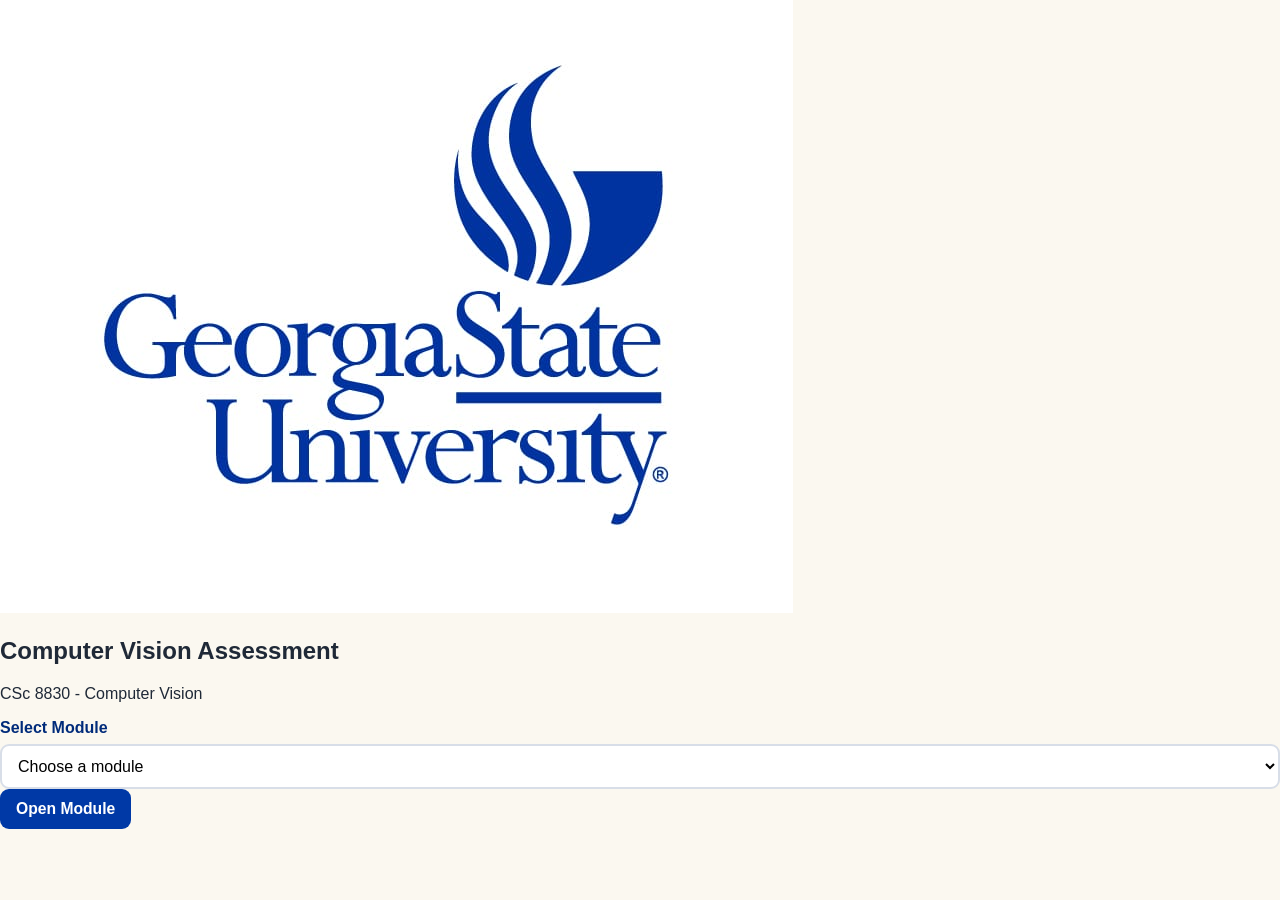
<file: index.html>
<!DOCTYPE html>
<html lang="en">
<head>
  <meta charset="UTF-8" />
  <meta name="viewport" content="width=device-width, initial-scale=1.0" />
  <title>Computer Vision Assessment | Georgia State University</title>
  <link rel="stylesheet" href="style.css" />
</head>
<body>
  <main class="page-shell">
    <section class="card">
      <img src="assets/gsu-logo.png" alt="Georgia State University Logo" class="gsu-logo" />

      <h1>Computer Vision Assessment</h1>
      <p class="subtitle">CSc 8830 - Computer Vision</p>

      <div class="module-box">
        <label for="moduleSelect">Select Module</label>

        <select id="moduleSelect">
          <option value="">Choose a module</option>
        </select>

        <button id="openModuleButton" type="button">Open Module</button>

        <p id="message" class="message"></p>
      </div>
    </section>
  </main>

  <script src="script.js"></script>
</body>
</html>
</file>
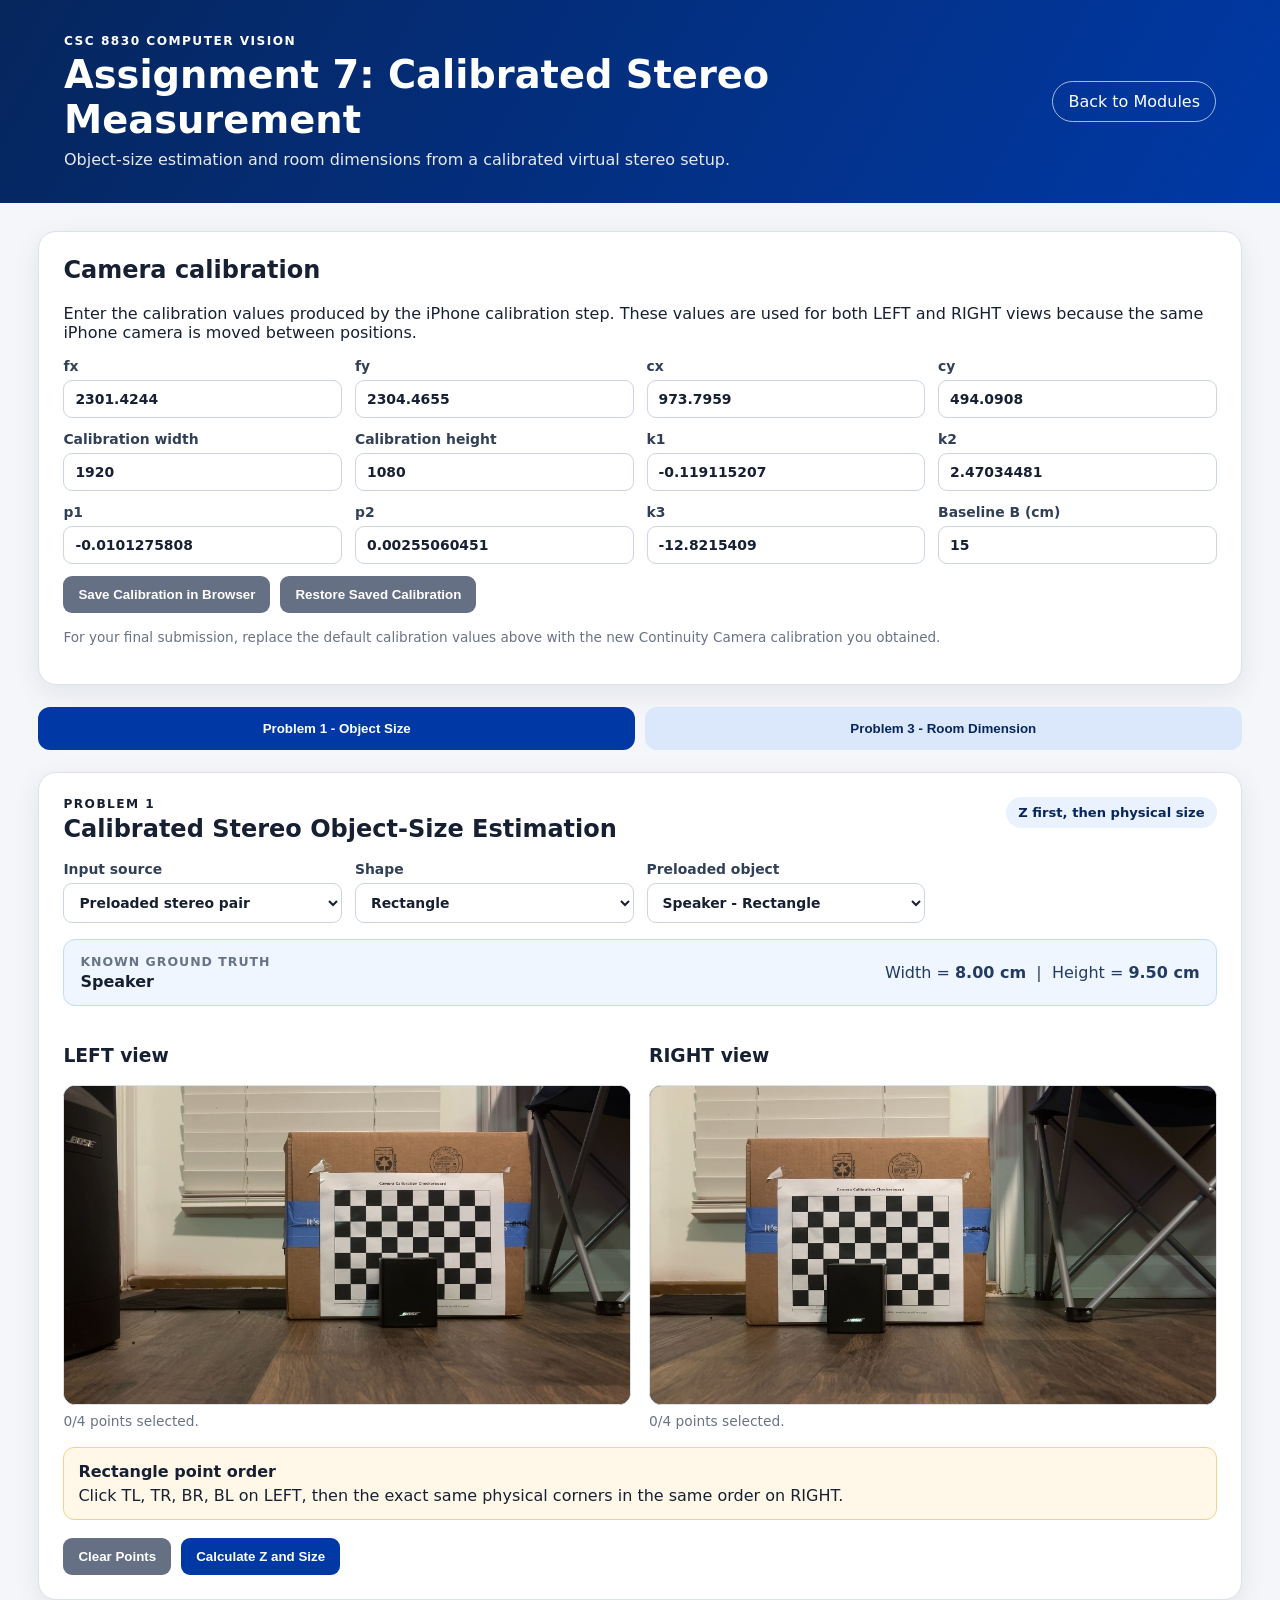
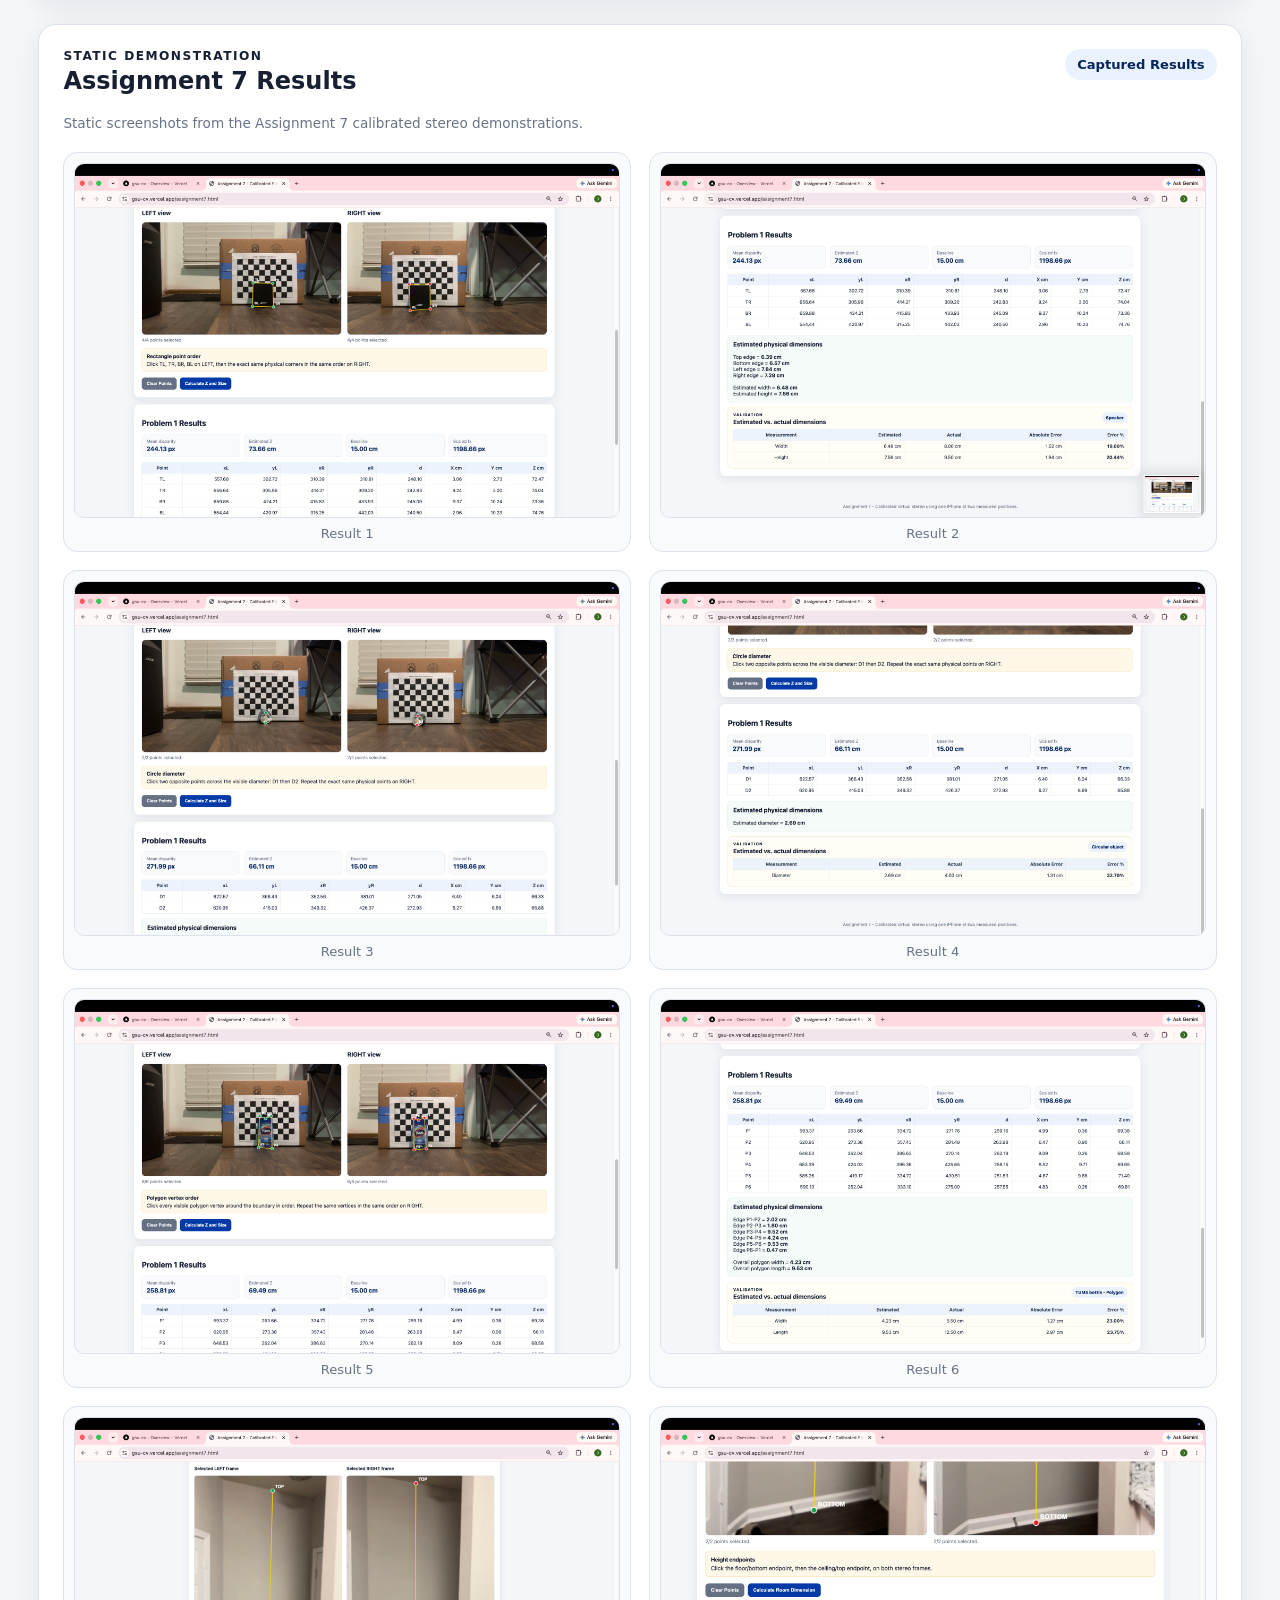
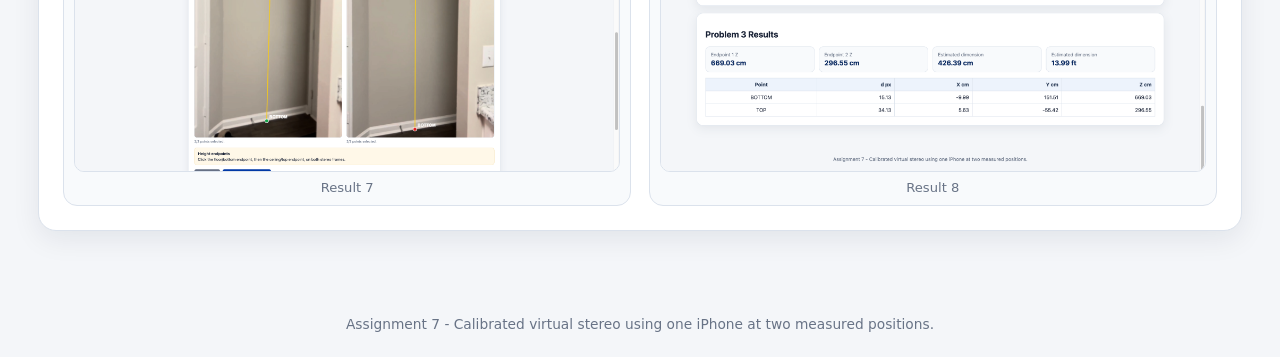
<file: assignment7.html>
<!DOCTYPE html>
<html lang="en">
<head>
  <meta charset="UTF-8" />
  <meta name="viewport" content="width=device-width, initial-scale=1.0" />
  <title>Assignment 7 - Calibrated Stereo Measurement</title>
  <link rel="stylesheet" href="assignment7.css" />
</head>
<body>
  <header class="site-header">
    <div>
      <p class="eyebrow">CSc 8830 Computer Vision</p>
      <h1>Assignment 7: Calibrated Stereo Measurement</h1>
      <p class="subtitle">Object-size estimation and room dimensions from a calibrated virtual stereo setup.</p>
    </div>
    <a class="back-link" href="index.html">Back to Modules</a>
  </header>

  <main class="page-shell">
    <section class="panel intro-panel">
      <h2>Camera calibration</h2>
      <p>
        Enter the calibration values produced by the iPhone calibration step. These values are used for both LEFT and RIGHT views because the same iPhone camera is moved between positions.
      </p>
      <div class="calibration-grid">
        <label>fx<input id="fx" type="number" step="any" value="2301.4244" /></label>
        <label>fy<input id="fy" type="number" step="any" value="2304.4655" /></label>
        <label>cx<input id="cx" type="number" step="any" value="973.7959" /></label>
        <label>cy<input id="cy" type="number" step="any" value="494.0908" /></label>
        <label>Calibration width<input id="calibWidth" type="number" value="1920" /></label>
        <label>Calibration height<input id="calibHeight" type="number" value="1080" /></label>
        <label>k1<input id="k1" type="number" step="any" value="-0.119115207" /></label>
        <label>k2<input id="k2" type="number" step="any" value="2.47034481" /></label>
        <label>p1<input id="p1" type="number" step="any" value="-0.0101275808" /></label>
        <label>p2<input id="p2" type="number" step="any" value="0.00255060451" /></label>
        <label>k3<input id="k3" type="number" step="any" value="-12.8215409" /></label>
        <label>Baseline B (cm)<input id="baseline" type="number" step="any" value="15" /></label>
      </div>
      <div class="button-row compact-row">
        <button id="saveCalibration" class="secondary">Save Calibration in Browser</button>
        <button id="restoreCalibration" class="secondary">Restore Saved Calibration</button>
      </div>
      <p class="note">For your final submission, replace the default calibration values above with the new Continuity Camera calibration you obtained.</p>
    </section>

    <nav class="tabs" aria-label="Assignment sections">
      <button class="tab-button active" data-tab="problem1">Problem 1 - Object Size</button>
      <button class="tab-button" data-tab="problem3">Problem 3 - Room Dimension</button>
    </nav>

    <!-- PROBLEM 1 -->
    <section id="problem1" class="tab-panel active">
      <section class="panel">
        <div class="section-heading">
          <div>
            <p class="eyebrow">Problem 1</p>
            <h2>Calibrated Stereo Object-Size Estimation</h2>
          </div>
          <span class="badge">Z first, then physical size</span>
        </div>

        <div class="control-grid">
          <label>Input source
            <select id="p1Source">
              <option value="preloaded">Preloaded stereo pair</option>
              <option value="upload">Upload left/right images</option>
              <option value="camera">Use camera</option>
            </select>
          </label>
          <label>Shape
            <select id="shapeType">
              <option value="rectangle">Rectangle</option>
              <option value="circle">Circle</option>
              <option value="polygon">Polygon</option>
            </select>
          </label>
          <label id="polygonCountWrap" class="hidden">Polygon vertices
            <input id="polygonCount" type="number" min="3" max="12" value="5" />
          </label>
          <label id="preloadedObjectWrap">Preloaded object
            <select id="preloadedObject">
              <option value="speaker">Speaker - Rectangle</option>
              <option value="circle">Circular object</option>
              <option value="polygon">TUMS bottle - Polygon</option>
            </select>
          </label>
        </div>

        <div id="groundTruthCard" class="ground-truth-card">
          <div>
            <span class="ground-truth-label">Known ground truth</span>
            <strong id="groundTruthObject">Speaker</strong>
          </div>
          <div id="groundTruthValues">Width = 8.00 cm &nbsp;|&nbsp; Height = 9.50 cm</div>
        </div>

        <div id="uploadControls" class="source-controls hidden">
          <div class="file-grid">
            <label>Left image<input id="leftUpload" type="file" accept="image/*" /></label>
            <label>Right image<input id="rightUpload" type="file" accept="image/*" /></label>
          </div>
        </div>

        <div id="cameraControls" class="source-controls hidden">
          <div class="camera-toolbar">
            <label>Camera device<select id="cameraSelect"></select></label>
            <button id="refreshCameras" class="secondary">Refresh Cameras</button>
            <button id="startCamera">Start Camera</button>
            <button id="captureLeft">Capture LEFT</button>
            <button id="captureRight">Capture RIGHT</button>
            <button id="stopCamera" class="secondary">Stop Camera</button>
          </div>
          <video id="cameraPreview" autoplay playsinline muted></video>
          <p class="note">Capture LEFT, move the camera by the measured baseline while keeping orientation fixed, then capture RIGHT.</p>
        </div>

        <div class="stereo-grid">
          <article>
            <h3>LEFT view</h3>
            <canvas id="p1LeftCanvas"></canvas>
            <p id="p1LeftStatus" class="status">Loading...</p>
          </article>
          <article>
            <h3>RIGHT view</h3>
            <canvas id="p1RightCanvas"></canvas>
            <p id="p1RightStatus" class="status">Loading...</p>
          </article>
        </div>

        <div class="instruction-box">
          <strong id="pointInstructionTitle">Rectangle point order</strong>
          <span id="pointInstruction">Click TL, TR, BR, BL on LEFT, then the exact same physical corners in the same order on RIGHT.</span>
        </div>

        <div class="button-row">
          <button id="clearP1Points" class="secondary">Clear Points</button>
          <button id="calculateP1">Calculate Z and Size</button>
        </div>
      </section>

      <section id="p1Results" class="panel hidden">
        <h2>Problem 1 Results</h2>
        <div class="metric-grid">
          <div class="metric"><span>Mean disparity</span><strong id="p1MeanDisparity">-</strong></div>
          <div class="metric"><span>Estimated Z</span><strong id="p1MeanZ">-</strong></div>
          <div class="metric"><span>Baseline</span><strong id="p1Baseline">-</strong></div>
          <div class="metric"><span>Scaled fx</span><strong id="p1Fx">-</strong></div>
        </div>

        <div class="table-wrap">
          <table>
            <thead><tr><th>Point</th><th>xL</th><th>yL</th><th>xR</th><th>yR</th><th>d</th><th>X cm</th><th>Y cm</th><th>Z cm</th></tr></thead>
            <tbody id="p1PointTable"></tbody>
          </table>
        </div>

        <div class="result-card">
          <h3>Estimated physical dimensions</h3>
          <div id="p1Dimensions"></div>
        </div>

        <div id="p1ValidationCard" class="validation-card">
          <div class="validation-heading">
            <div>
              <p class="eyebrow">Validation</p>
              <h3>Estimated vs. actual dimensions</h3>
            </div>
            <span id="p1ValidationObject" class="badge">-</span>
          </div>
          <div class="table-wrap">
            <table>
              <thead>
                <tr>
                  <th>Measurement</th>
                  <th>Estimated</th>
                  <th>Actual</th>
                  <th>Absolute Error</th>
                  <th>Error %</th>
                </tr>
              </thead>
              <tbody id="p1ValidationTable"></tbody>
            </table>
          </div>
        </div>
      </section>
    </section>

    <!-- PROBLEM 3 -->
    <section id="problem3" class="tab-panel">
      <section class="panel">
        <div class="section-heading">
          <div>
            <p class="eyebrow">Problem 3</p>
            <h2>Room Dimension from Stereo Videos</h2>
          </div>
          <span class="badge">Video input</span>
        </div>

        <div class="control-grid">
          <label>Video source
            <select id="p3Source">
              <option value="preloaded">Preloaded LEFT / RIGHT videos</option>
              <option value="upload">Upload LEFT / RIGHT videos</option>
            </select>
          </label>
          <label>Measurement
            <select id="roomMeasurement">
              <option value="width">Width</option>
              <option value="height">Height</option>
              <option value="length">Length</option>
            </select>
          </label>
        </div>

        <div id="p3UploadControls" class="source-controls hidden">
          <div class="file-grid">
            <label>Left video<input id="leftVideoUpload" type="file" accept="video/*,.mov" /></label>
            <label>Right video<input id="rightVideoUpload" type="file" accept="video/*,.mov" /></label>
          </div>
        </div>

        <div class="video-grid">
          <article>
            <h3>LEFT video</h3>
            <video id="leftVideo" controls playsinline preload="metadata"></video>
            <label>Frame time (seconds)<input id="leftTime" type="range" min="0" max="1" step="0.01" value="0.5" /></label>
            <span id="leftTimeLabel" class="time-label">0.00 s</span>
            <button id="captureLeftFrame" class="secondary full-button">Use Current LEFT Frame</button>
          </article>
          <article>
            <h3>RIGHT video</h3>
            <video id="rightVideo" controls playsinline preload="metadata"></video>
            <label>Frame time (seconds)<input id="rightTime" type="range" min="0" max="1" step="0.01" value="0.5" /></label>
            <span id="rightTimeLabel" class="time-label">0.00 s</span>
            <button id="captureRightFrame" class="secondary full-button">Use Current RIGHT Frame</button>
          </article>
        </div>

        <div class="stereo-grid">
          <article>
            <h3>Selected LEFT frame</h3>
            <canvas id="p3LeftCanvas"></canvas>
            <p id="p3LeftStatus" class="status">Select a frame from the LEFT video.</p>
          </article>
          <article>
            <h3>Selected RIGHT frame</h3>
            <canvas id="p3RightCanvas"></canvas>
            <p id="p3RightStatus" class="status">Select a frame from the RIGHT video.</p>
          </article>
        </div>

        <div class="instruction-box">
          <strong id="roomInstructionTitle">Width endpoints</strong>
          <span id="roomInstruction">Click the left endpoint, then the right endpoint, on both stereo frames.</span>
        </div>

        <div class="button-row">
          <button id="clearP3Points" class="secondary">Clear Points</button>
          <button id="calculateP3">Calculate Room Dimension</button>
        </div>
      </section>

      <section id="p3Results" class="panel hidden">
        <h2>Problem 3 Results</h2>
        <div class="metric-grid">
          <div class="metric"><span>Endpoint 1 Z</span><strong id="p3Z1">-</strong></div>
          <div class="metric"><span>Endpoint 2 Z</span><strong id="p3Z2">-</strong></div>
          <div class="metric"><span>Estimated dimension</span><strong id="p3DimensionCm">-</strong></div>
          <div class="metric"><span>Estimated dimension</span><strong id="p3DimensionFt">-</strong></div>
        </div>
        <div class="table-wrap">
          <table>
            <thead><tr><th>Point</th><th>d px</th><th>X cm</th><th>Y cm</th><th>Z cm</th></tr></thead>
            <tbody id="p3PointTable"></tbody>
          </table>
        </div>
      </section>
    </section>

    <section id="static-results" class="panel static-gallery-panel">
      <div class="section-heading">
        <div>
          <p class="eyebrow">Static Demonstration</p>
          <h2>Assignment 7 Results</h2>
        </div>
        <span class="badge">Captured Results</span>
      </div>
      <p class="note">Static screenshots from the Assignment 7 calibrated stereo demonstrations.</p>
      <div class="static-gallery">
        <figure><img src="assets/static_01.png" alt="Assignment 7 result screenshot 1" loading="lazy"><figcaption>Result 1</figcaption></figure>
        <figure><img src="assets/static_02.png" alt="Assignment 7 result screenshot 2" loading="lazy"><figcaption>Result 2</figcaption></figure>
        <figure><img src="assets/static_03.png" alt="Assignment 7 result screenshot 3" loading="lazy"><figcaption>Result 3</figcaption></figure>
        <figure><img src="assets/static_04.png" alt="Assignment 7 result screenshot 4" loading="lazy"><figcaption>Result 4</figcaption></figure>
        <figure><img src="assets/static_05.png" alt="Assignment 7 result screenshot 5" loading="lazy"><figcaption>Result 5</figcaption></figure>
        <figure><img src="assets/static_06.png" alt="Assignment 7 result screenshot 6" loading="lazy"><figcaption>Result 6</figcaption></figure>
        <figure><img src="assets/static_07.png" alt="Assignment 7 result screenshot 7" loading="lazy"><figcaption>Result 7</figcaption></figure>
        <figure><img src="assets/static_08.png" alt="Assignment 7 result screenshot 8" loading="lazy"><figcaption>Result 8</figcaption></figure>
      </div>
    </section>
  </main>

  <footer>Assignment 7 - Calibrated virtual stereo using one iPhone at two measured positions.</footer>
  <script src="assignment7.js"></script>
</body>
</html>
</file>
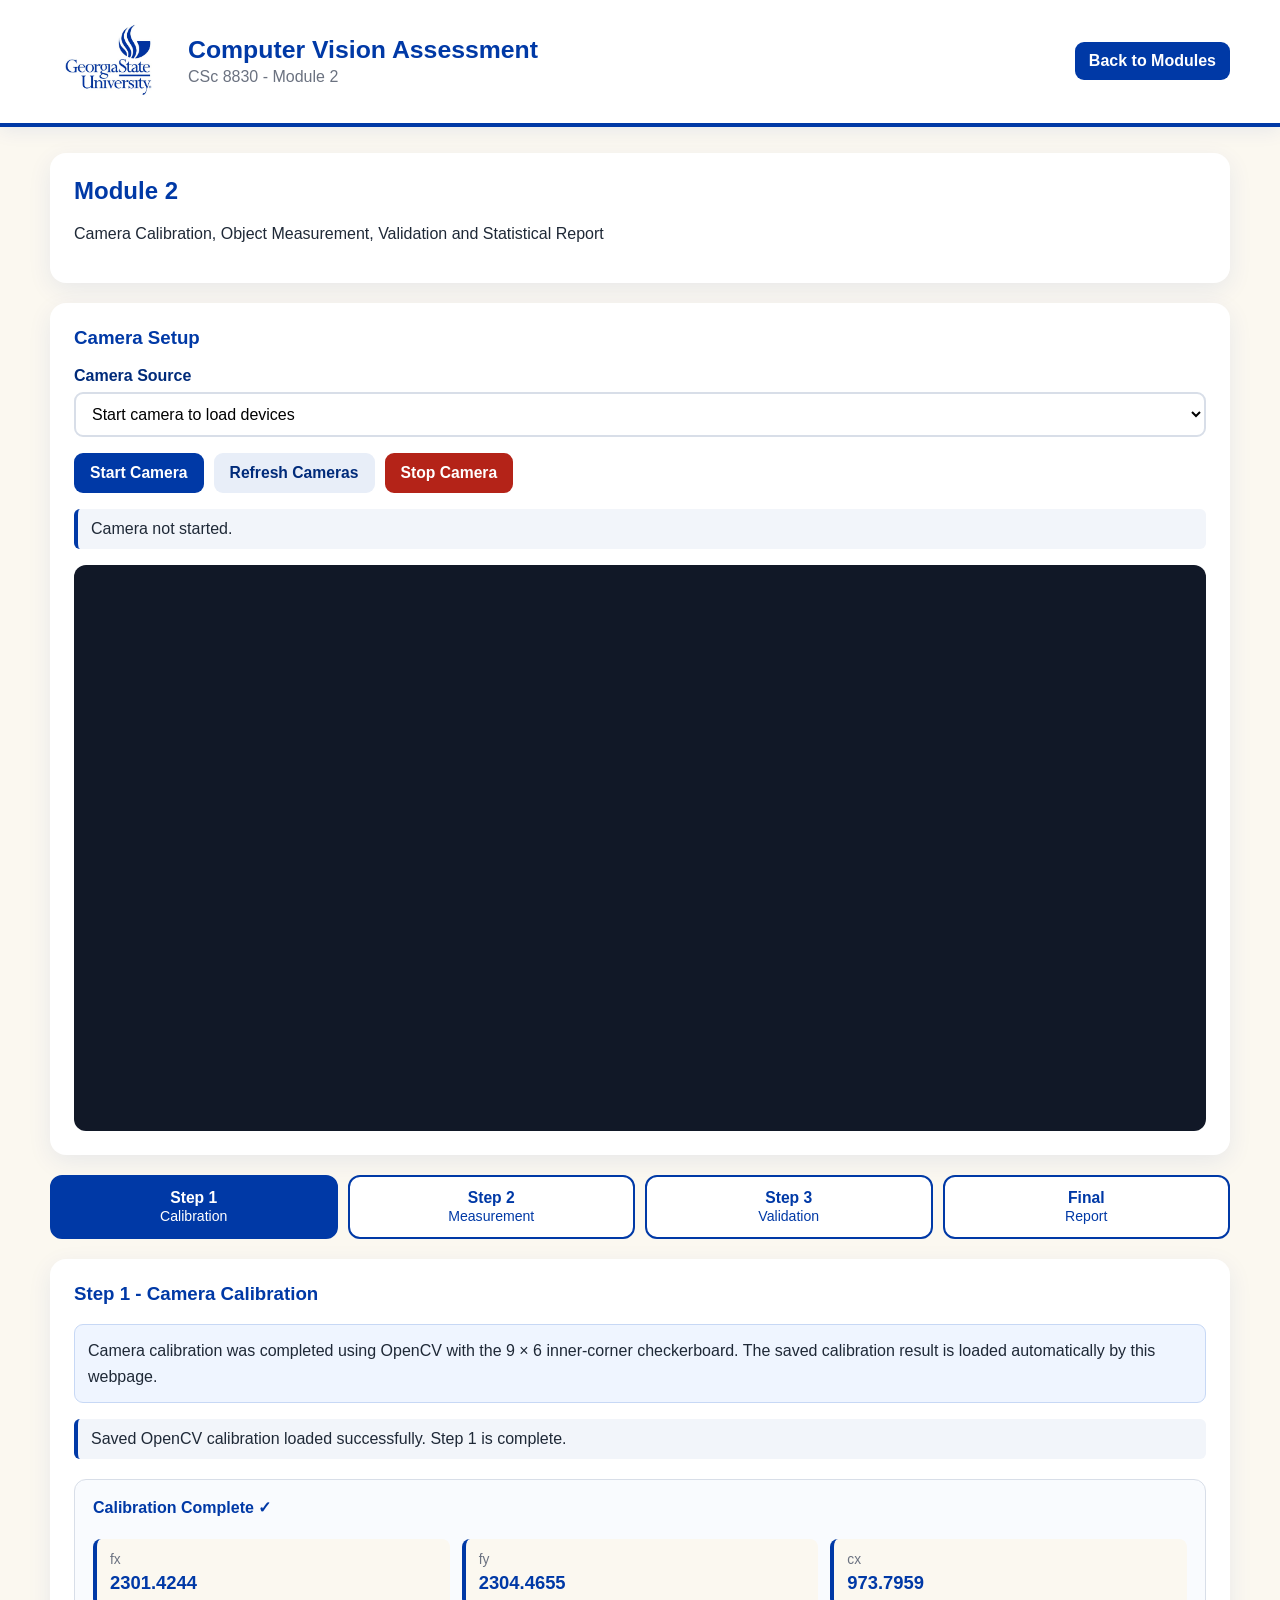
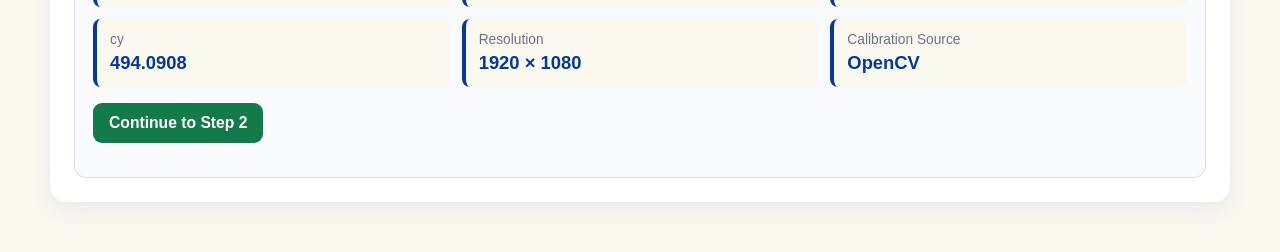
<file: module2.html>
<!DOCTYPE html>
<html lang="en">
<head>
<meta charset="UTF-8">
<meta name="viewport" content="width=device-width, initial-scale=1.0">
<title>Module 2 | Computer Vision Assessment</title>
<link rel="stylesheet" href="style.css">
</head>
<body>

<header class="site-header">
  <div class="header-inner">
    <img src="assets/gsu-logo.png" class="header-logo" alt="Georgia State University">
    <div>
      <h1>Computer Vision Assessment</h1>
      <p>CSc 8830 - Module 2</p>
    </div>
    <a href="index.html" class="back-link">Back to Modules</a>
  </div>
</header>

<main class="module-container">

<section class="cv-card">
  <h2>Module 2</h2>
  <p>Camera Calibration, Object Measurement, Validation and Statistical Report</p>
</section>

<section class="cv-card">
  <h3>Camera Setup</h3>

  <div class="form-row">
    <div class="field">
      <label for="cameraSelect">Camera Source</label>
      <select id="cameraSelect">
        <option value="">Start camera to load devices</option>
      </select>
    </div>
  </div>

  <div class="button-row">
    <button id="startCameraBtn">Start Camera</button>
    <button id="refreshCamerasBtn" class="secondary-btn">Refresh Cameras</button>
    <button id="stopCameraBtn" class="danger-btn">Stop Camera</button>
  </div>

  <p id="cameraStatus" class="status">Camera not started.</p>

  <div class="video-shell">
    <video id="video" autoplay playsinline muted></video>
  </div>
</section>

<nav class="step-nav">
  <button class="step-tab active" data-step="step1">Step 1<br><span>Calibration</span></button>
  <button class="step-tab" data-step="step2">Step 2<br><span>Measurement</span></button>
  <button class="step-tab" data-step="step3">Step 3<br><span>Validation</span></button>
  <button class="step-tab" data-step="report">Final<br><span>Report</span></button>
</nav>

<section id="step1" class="step-panel active-panel cv-card">
  <h3>Step 1 - Camera Calibration</h3>

  <div class="info-box">
    Camera calibration was completed using OpenCV with the 9 × 6 inner-corner checkerboard.
    The saved calibration result is loaded automatically by this webpage.
  </div>

  <p id="calibrationStatus" class="status">Loading saved calibration...</p>

  <div id="calibrationResults" class="results-box hidden">
    <h4>Calibration Complete ✓</h4>

    <div class="stats-grid">
      <div><span>fx</span><strong id="fxValue">-</strong></div>
      <div><span>fy</span><strong id="fyValue">-</strong></div>
      <div><span>cx</span><strong id="cxValue">-</strong></div>
      <div><span>cy</span><strong id="cyValue">-</strong></div>
      <div><span>Resolution</span><strong id="resolutionValue">-</strong></div>
      <div><span>Calibration Source</span><strong>OpenCV</strong></div>
    </div>

    <div class="button-row">
      <button id="continueStep2Btn" class="success-btn">Continue to Step 2</button>
    </div>
  </div>
</section>

<section id="step2" class="step-panel cv-card">
  <h3>Step 2 - Object Width and Height Measurement</h3>

  <div class="field small-field">
    <label for="step2Distance">Camera-to-object distance (meters)</label>
    <input id="step2Distance" type="number" value="1.00" step="0.01" min="0.01">
  </div>

  <p>Capture the object and click the four corners in this order:</p>
  <p><b>Top-left → Top-right → Bottom-right → Bottom-left</b></p>

  <div class="button-row">
    <button id="captureObjectBtn">Capture Object</button>
    <button id="resetCornersBtn" class="secondary-btn">Reset Corners</button>
    <button id="calculateObjectBtn" class="success-btn">Calculate Width & Height</button>
  </div>

  <p id="measurementStatus" class="status">Waiting for camera capture.</p>

  <div class="canvas-shell">
    <canvas id="measurementCanvas"></canvas>
  </div>

  <div id="measurementResults" class="results-box hidden">
    <div class="stats-grid">
      <div><span>Width in Image</span><strong id="pixelWidthResult">-</strong></div>
      <div><span>Height in Image</span><strong id="pixelHeightResult">-</strong></div>
      <div><span>Estimated Width</span><strong id="widthResult">-</strong></div>
      <div><span>Estimated Height</span><strong id="heightResult">-</strong></div>
    </div>
  </div>
</section>

<section id="step3" class="step-panel cv-card">
  <h3>Step 3 - Validation</h3>

  <div class="form-row">
    <div class="field small-field">
      <label for="validationDistance">Validation distance (meters)</label>
      <input id="validationDistance" type="number" value="2.10" step="0.01" min="0.01">
    </div>

    <div class="field">
      <label for="validationMode">Validation Mode</label>
      <select id="validationMode">
        <option value="predefined">Predefined 20 Objects</option>
        <option value="manual">Manual Entry</option>
      </select>
    </div>
  </div>

  <div id="manualFields" class="hidden">
    <div class="form-row">
      <div class="field">
        <label for="manualName">Object name</label>
        <input id="manualName">
      </div>
      <div class="field">
        <label for="manualWidth">Actual width (cm)</label>
        <input id="manualWidth" type="number" step="0.01">
      </div>
      <div class="field">
        <label for="manualHeight">Actual height (cm)</label>
        <input id="manualHeight" type="number" step="0.01">
      </div>
    </div>
  </div>

  <div class="validation-current">
    <h4>Current Object</h4>
    <div id="currentObject">Press Begin Validation to start.</div>
  </div>

  <div class="button-row">
    <button id="beginValidationBtn">Begin Validation</button>
    <button id="captureValidationBtn">Capture Object</button>
    <button id="resetValidationCornersBtn" class="secondary-btn">Reset Corners</button>
    <button id="saveValidationBtn" class="success-btn">Calculate & Save Measurement</button>
  </div>

  <p id="validationStatus" class="status">Validation has not started.</p>

  <div class="canvas-shell">
    <canvas id="validationCanvas"></canvas>
  </div>

  <div class="table-wrap">
    <table id="validationTable">
      <thead>
        <tr>
          <th>#</th><th>Object</th><th>Actual W</th><th>Camera W</th>
          <th>Actual H</th><th>Camera H</th><th>W Error %</th><th>H Error %</th>
        </tr>
      </thead>
      <tbody></tbody>
    </table>
  </div>

  <div class="button-row">
    <button id="finishValidationBtn" class="success-btn">Generate Final Report</button>
    <button id="clearValidationBtn" class="danger-btn">Clear Validation</button>
  </div>
</section>

<section id="report" class="step-panel cv-card">
  <h3>Final Statistical Report</h3>

  <p id="reportSummary">Complete Step 3 and generate the report.</p>

  <div id="reportStats" class="hidden">
    <div class="stats-grid">
      <div><span>Measurements</span><strong id="reportCount">0</strong></div>
      <div><span>Width Mean Error</span><strong id="reportWMean">-</strong></div>
      <div><span>Width MAE</span><strong id="reportWMAE">-</strong></div>
      <div><span>Width RMSE</span><strong id="reportWRMSE">-</strong></div>
      <div><span>Width MAPE</span><strong id="reportWMAPE">-</strong></div>
      <div><span>Width Std. Dev.</span><strong id="reportWStd">-</strong></div>
      <div><span>Height Mean Error</span><strong id="reportHMean">-</strong></div>
      <div><span>Height MAE</span><strong id="reportHMAE">-</strong></div>
      <div><span>Height RMSE</span><strong id="reportHRMSE">-</strong></div>
      <div><span>Height MAPE</span><strong id="reportHMAPE">-</strong></div>
      <div><span>Height Std. Dev.</span><strong id="reportHStd">-</strong></div>
      <div><span>Overall Avg. % Error</span><strong id="reportOverall">-</strong></div>
    </div>

    <div class="table-wrap">
      <table id="reportTable">
        <thead>
          <tr>
            <th>#</th><th>Object</th><th>Human Width</th><th>Camera Width</th>
            <th>Human Height</th><th>Camera Height</th>
          </tr>
        </thead>
        <tbody></tbody>
      </table>
    </div>

    <div class="button-row">
      <button id="downloadCsvBtn">Download CSV</button>
      <button id="printReportBtn" class="secondary-btn">Print / Save PDF</button>
    </div>
  </div>
</section>

</main>
<script src="module2.js"></script>
</body>
</html>
</file>
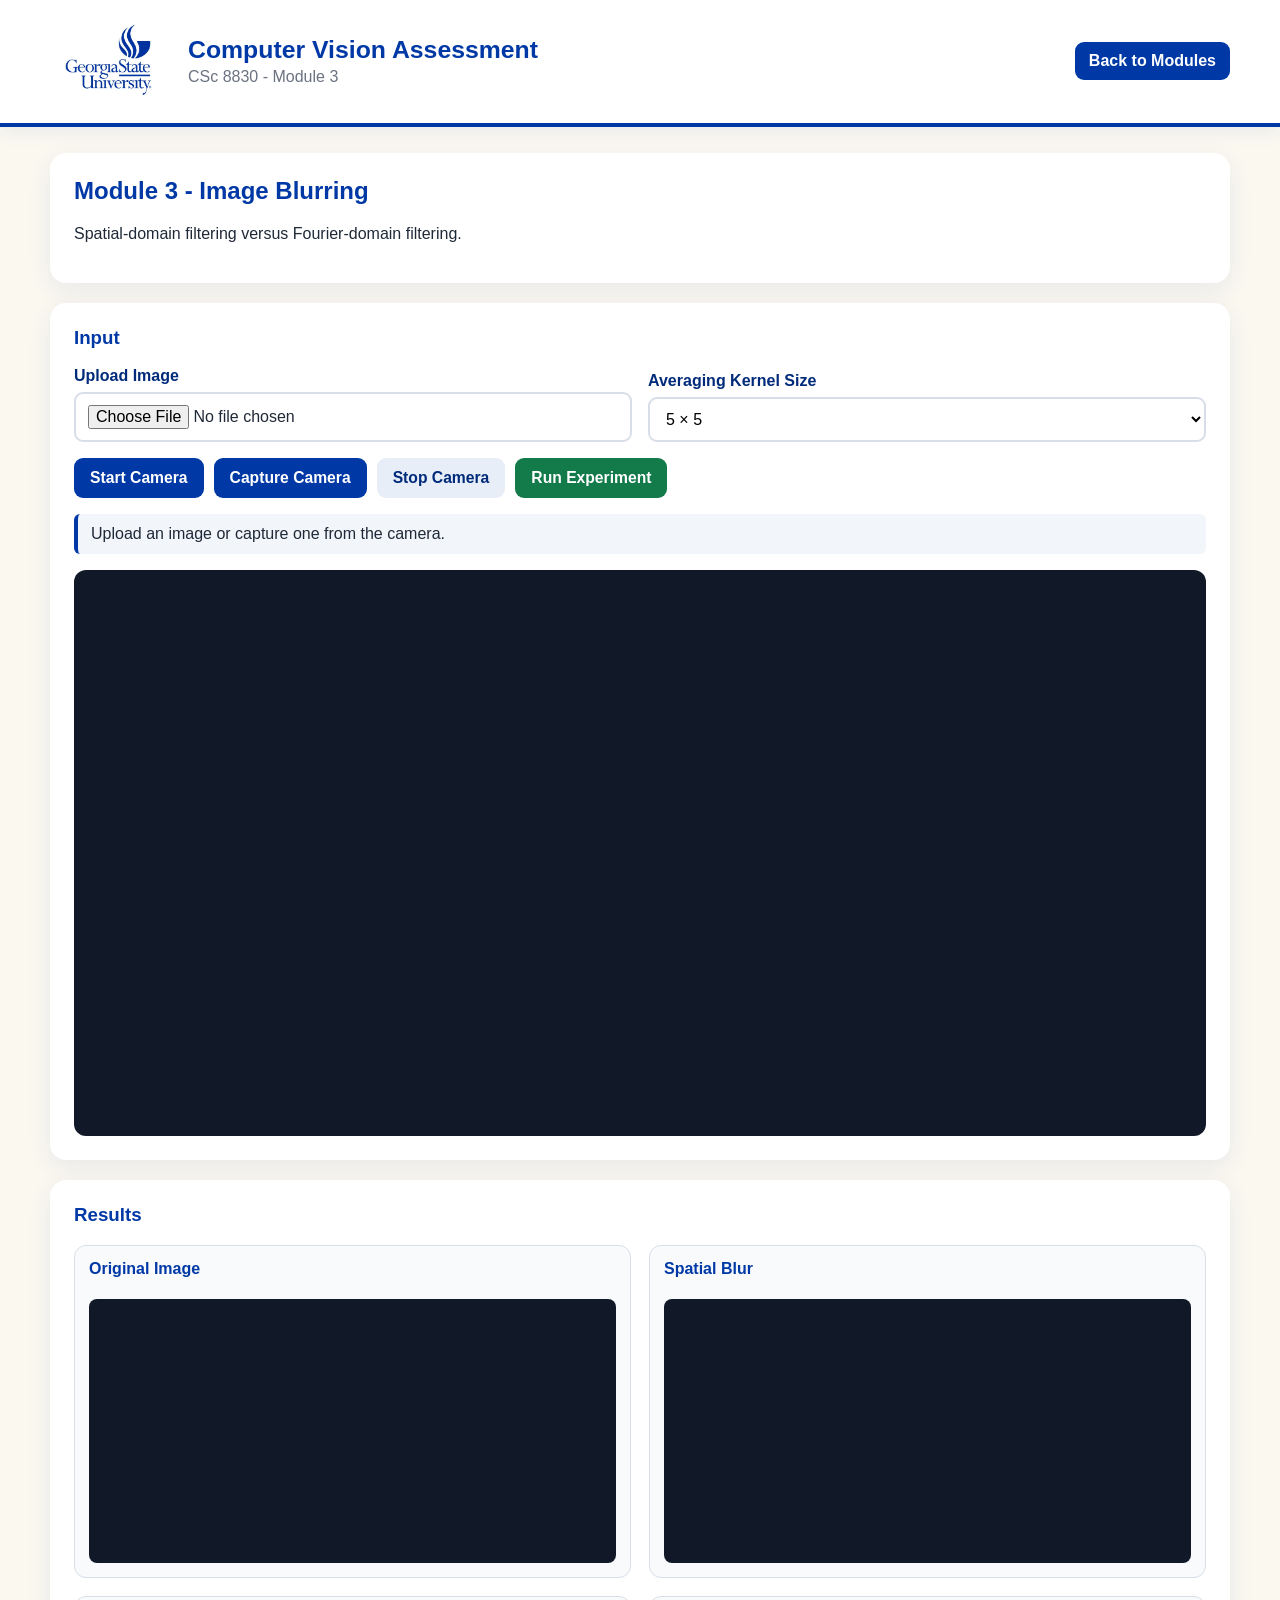
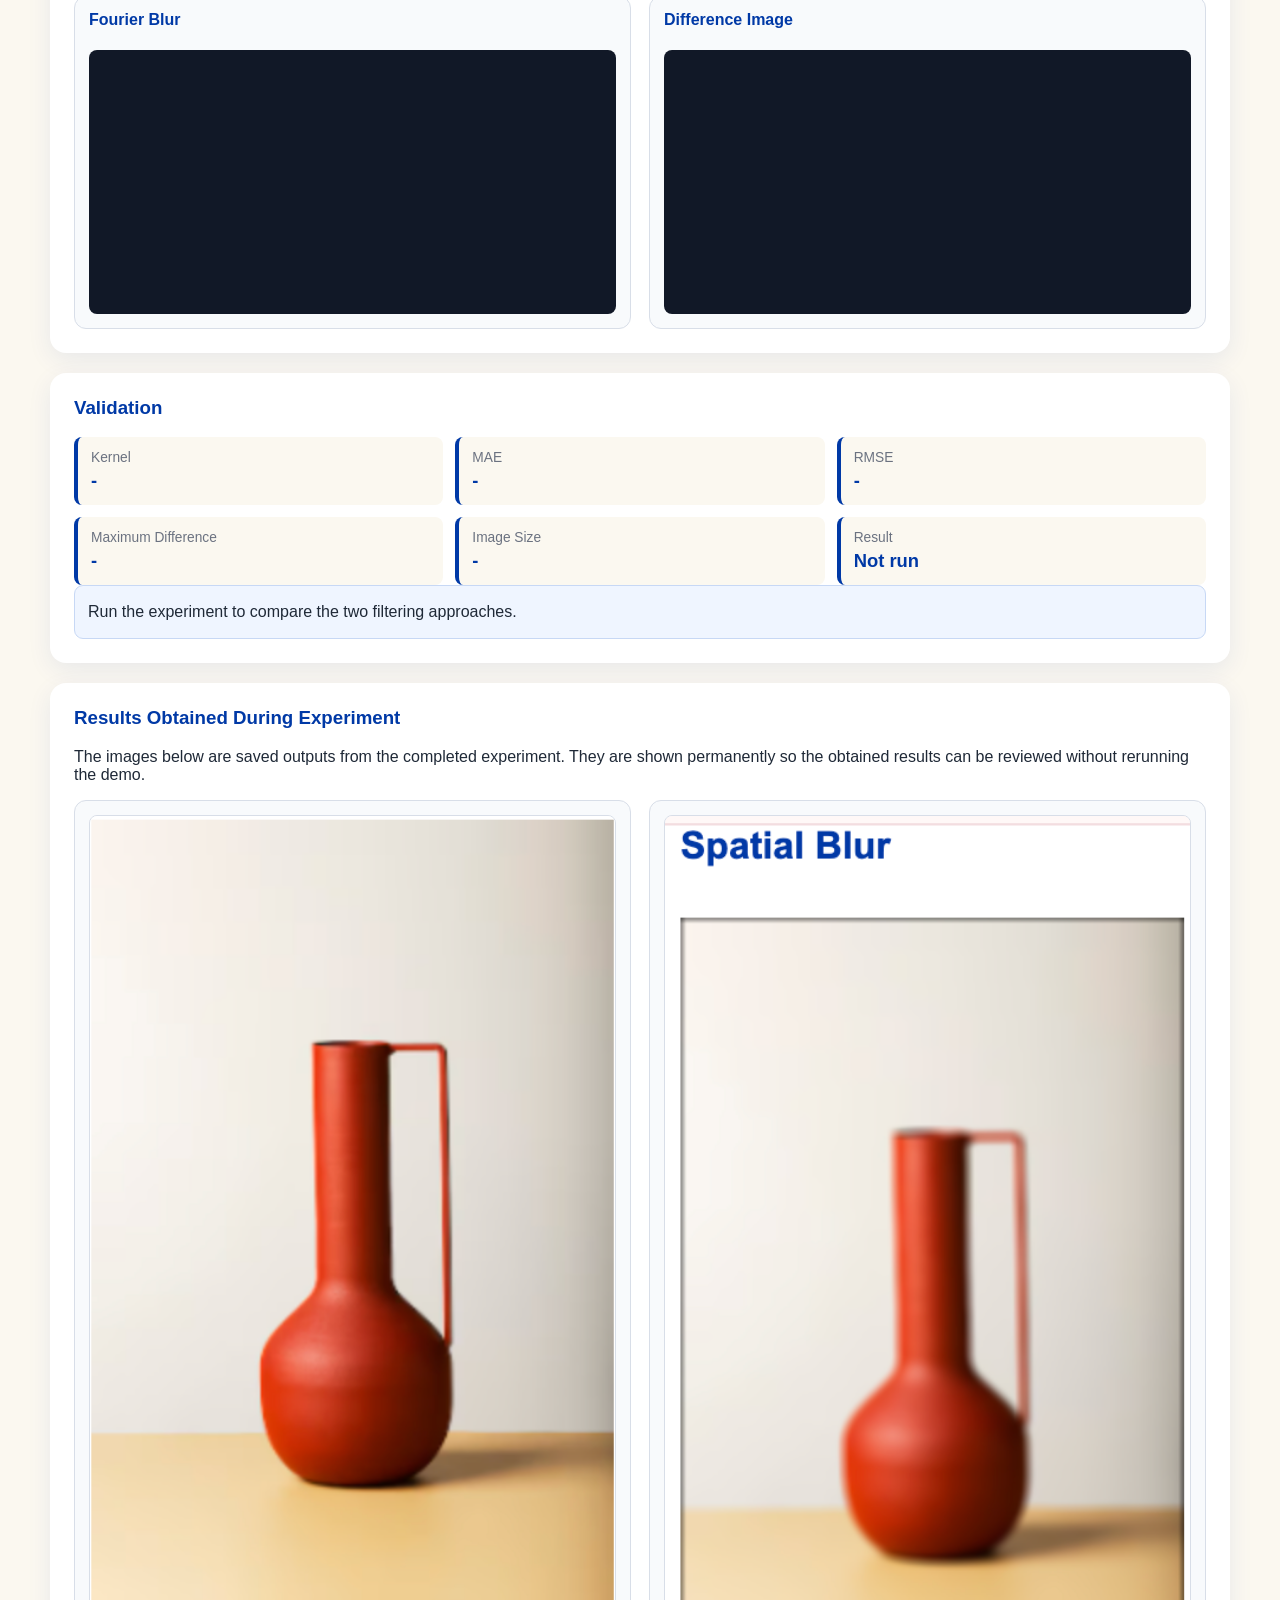
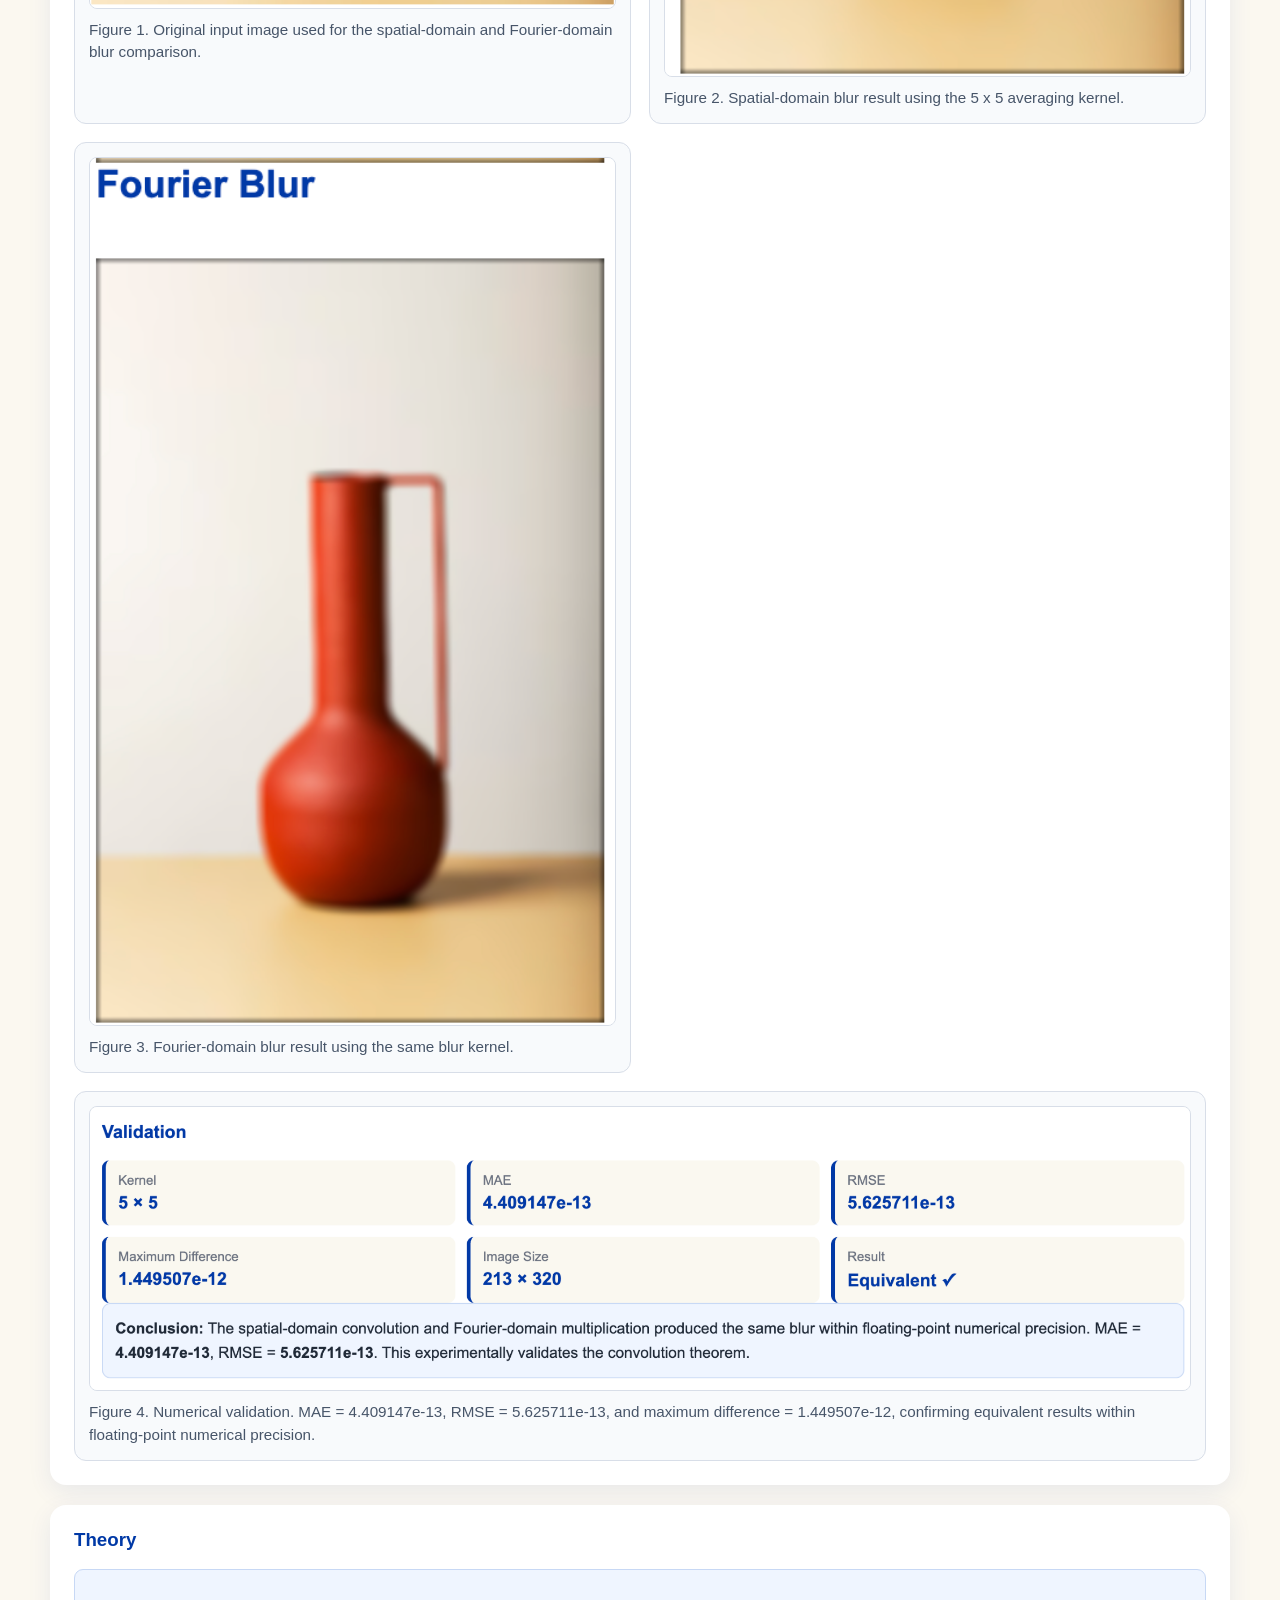
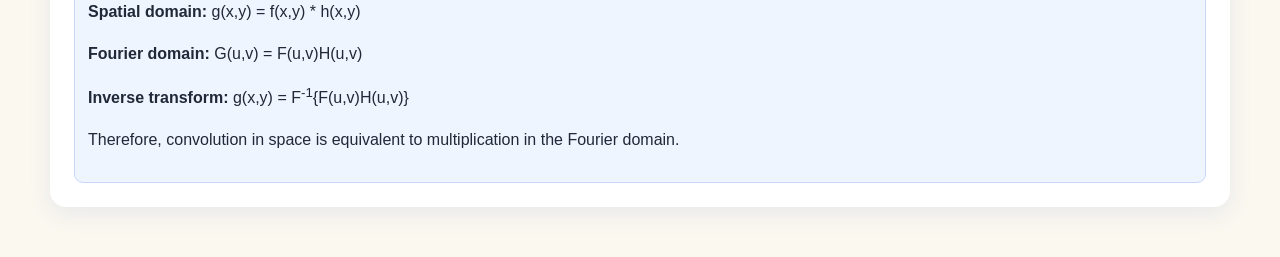
<file: module3.html>
<!DOCTYPE html>
<html lang="en">
<head>
  <meta charset="UTF-8">
  <meta name="viewport" content="width=device-width, initial-scale=1.0">
  <title>Module 3 | Computer Vision Assessment</title>
  <link rel="stylesheet" href="style.css">
  <link rel="stylesheet" href="module3_extra.css">
</head>
<body>
<header class="site-header">
  <div class="header-inner">
    <img src="assets/gsu-logo.png" class="header-logo" alt="Georgia State University">
    <div>
      <h1>Computer Vision Assessment</h1>
      <p>CSc 8830 - Module 3</p>
    </div>
    <a href="index.html" class="back-link">Back to Modules</a>
  </div>
</header>

<main class="module-container">

<section class="cv-card">
  <h2>Module 3 - Image Blurring</h2>
  <p>Spatial-domain filtering versus Fourier-domain filtering.</p>
</section>

<section class="cv-card">
  <h3>Input</h3>

  <div class="form-row">
    <div class="field">
      <label for="imageUpload">Upload Image</label>
      <input id="imageUpload" type="file" accept="image/*">
    </div>

    <div class="field">
      <label for="kernelSize">Averaging Kernel Size</label>
      <select id="kernelSize">
        <option value="3">3 × 3</option>
        <option value="5" selected>5 × 5</option>
        <option value="7">7 × 7</option>
        <option value="9">9 × 9</option>
        <option value="15">15 × 15</option>
      </select>
    </div>
  </div>

  <div class="button-row">
    <button id="startCameraBtn">Start Camera</button>
    <button id="captureCameraBtn">Capture Camera</button>
    <button id="stopCameraBtn" class="secondary-btn">Stop Camera</button>
    <button id="runExperimentBtn" class="success-btn">Run Experiment</button>
  </div>

  <p id="status" class="status">Upload an image or capture one from the camera.</p>

  <div class="video-shell">
    <video id="video" autoplay playsinline muted></video>
  </div>
</section>

<section class="cv-card">
  <h3>Results</h3>

  <div class="image-grid">
    <div class="image-card">
      <h4>Original Image</h4>
      <canvas id="originalCanvas"></canvas>
    </div>

    <div class="image-card">
      <h4>Spatial Blur</h4>
      <canvas id="spatialCanvas"></canvas>
    </div>

    <div class="image-card">
      <h4>Fourier Blur</h4>
      <canvas id="fourierCanvas"></canvas>
    </div>

    <div class="image-card">
      <h4>Difference Image</h4>
      <canvas id="differenceCanvas"></canvas>
    </div>
  </div>
</section>

<section class="cv-card">
  <h3>Validation</h3>

  <div class="stats-grid">
    <div><span>Kernel</span><strong id="metricKernel">-</strong></div>
    <div><span>MAE</span><strong id="metricMAE">-</strong></div>
    <div><span>RMSE</span><strong id="metricRMSE">-</strong></div>
    <div><span>Maximum Difference</span><strong id="metricMax">-</strong></div>
    <div><span>Image Size</span><strong id="metricSize">-</strong></div>
    <div><span>Result</span><strong id="metricResult">Not run</strong></div>
  </div>

  <div id="conclusion" class="info-box">
    Run the experiment to compare the two filtering approaches.
  </div>
</section>


<section class="cv-card static-results-section">
  <h3>Results Obtained During Experiment</h3>
  <p>
    The images below are saved outputs from the completed experiment. They are shown permanently so the obtained results can be reviewed without rerunning the demo.
  </p>
  <div class="static-result-grid">
    <figure class="static-result-card">
      <img src="module3_results/01_original.png" alt="Original input image used in Module 3">
      <figcaption>Figure 1. Original input image used for the spatial-domain and Fourier-domain blur comparison.</figcaption>
    </figure>
    <figure class="static-result-card">
      <img src="module3_results/02_spatial_blur.png" alt="Spatial blur result">
      <figcaption>Figure 2. Spatial-domain blur result using the 5 x 5 averaging kernel.</figcaption>
    </figure>
    <figure class="static-result-card">
      <img src="module3_results/03_fourier_blur.png" alt="Fourier blur result">
      <figcaption>Figure 3. Fourier-domain blur result using the same blur kernel.</figcaption>
    </figure>
    <figure class="static-result-card wide-result">
      <img src="module3_results/04_validation.png" alt="Module 3 numerical validation">
      <figcaption>Figure 4. Numerical validation. MAE = 4.409147e-13, RMSE = 5.625711e-13, and maximum difference = 1.449507e-12, confirming equivalent results within floating-point numerical precision.</figcaption>
    </figure>
  </div>
</section>

<section class="cv-card">
  <h3>Theory</h3>
  <div class="info-box">
    <p><b>Spatial domain:</b> g(x,y) = f(x,y) * h(x,y)</p>
    <p><b>Fourier domain:</b> G(u,v) = F(u,v)H(u,v)</p>
    <p><b>Inverse transform:</b> g(x,y) = F<sup>-1</sup>{F(u,v)H(u,v)}</p>
    <p>Therefore, convolution in space is equivalent to multiplication in the Fourier domain.</p>
  </div>
</section>

</main>

<script src="module3.js"></script>
</body>
</html>
</file>
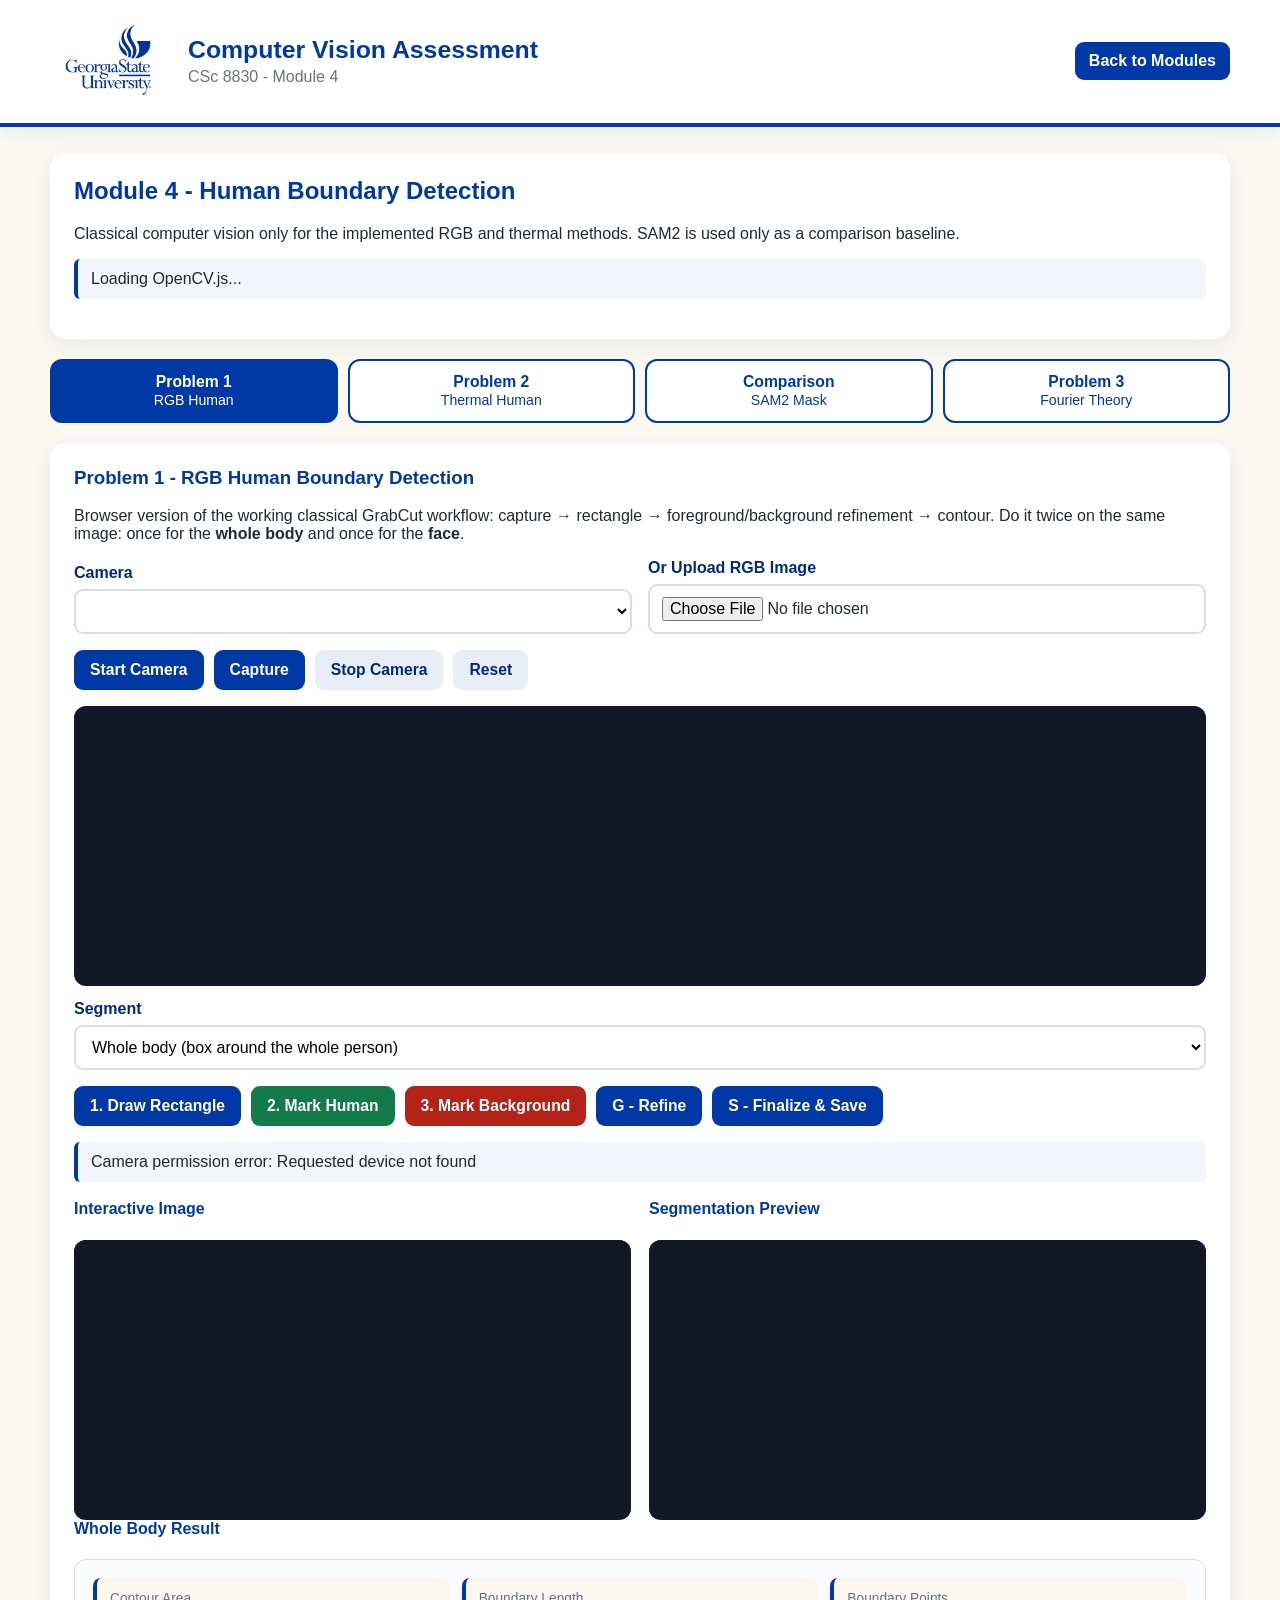
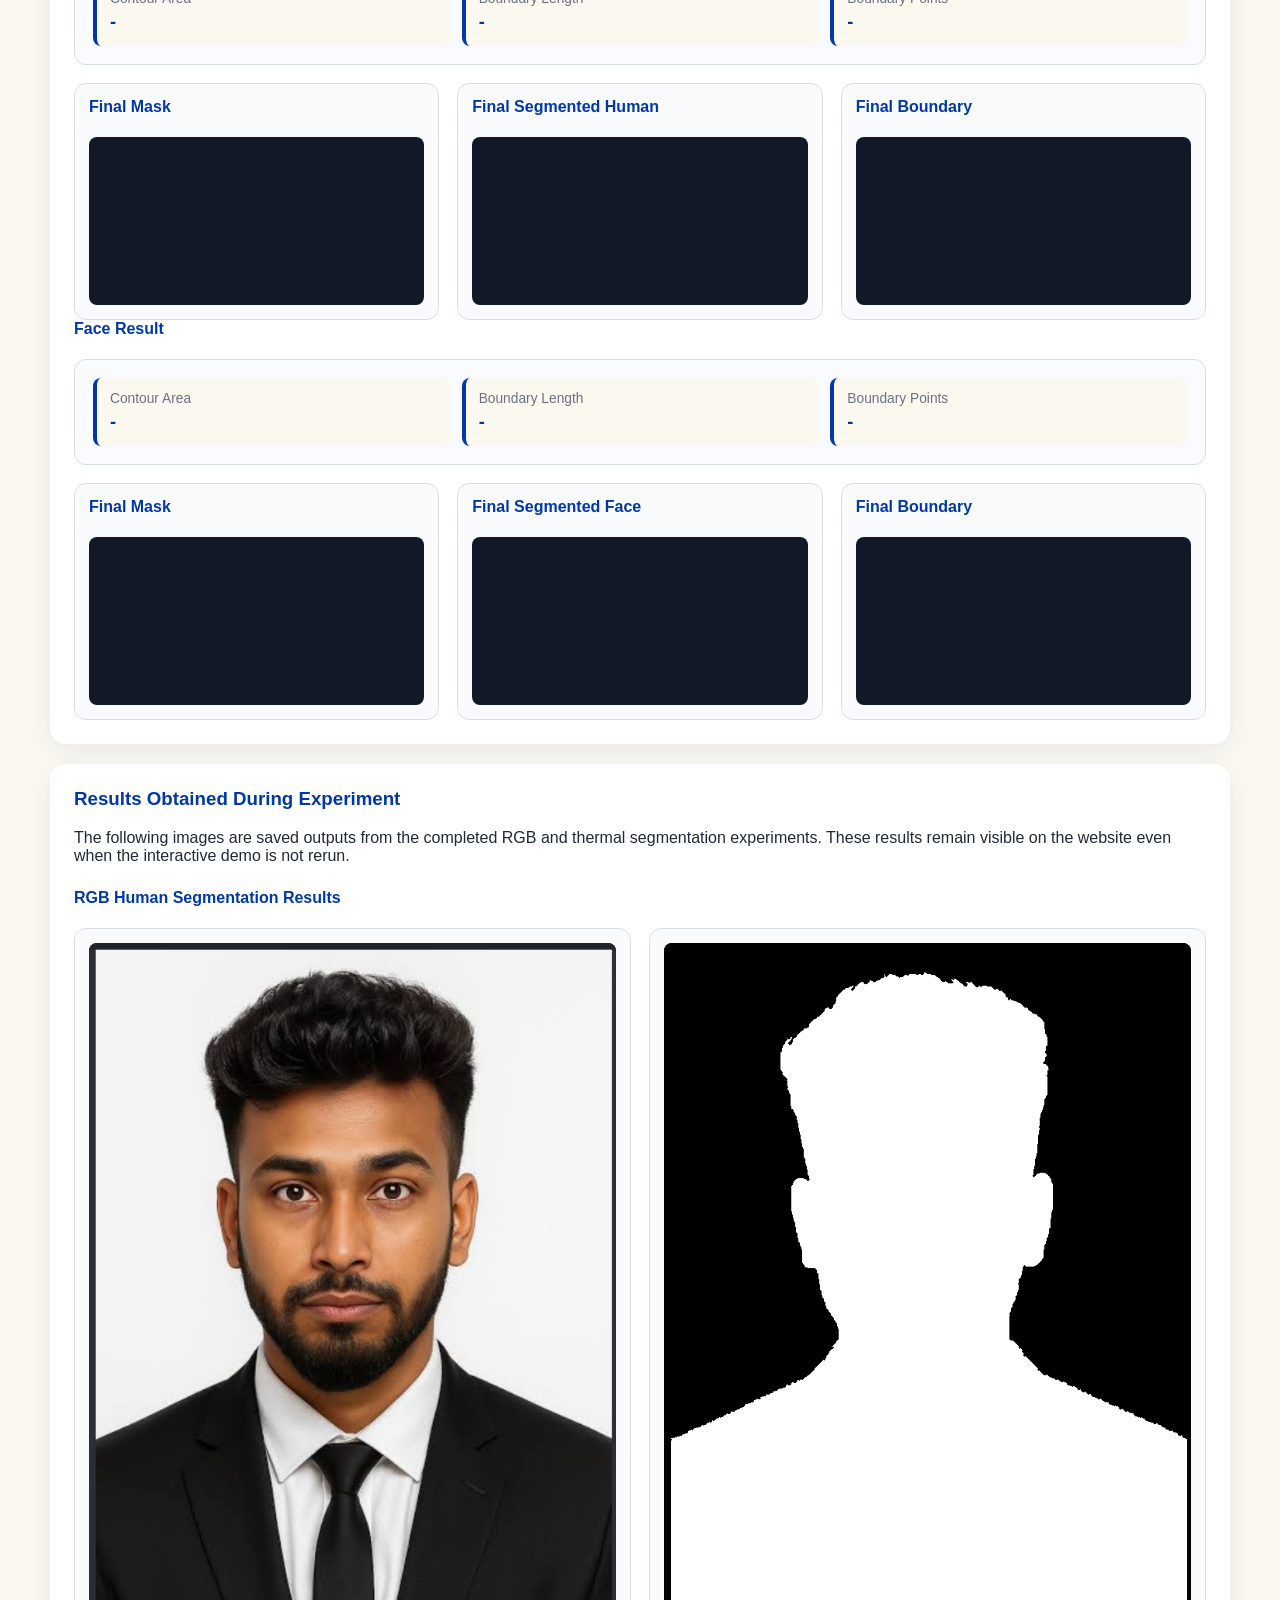
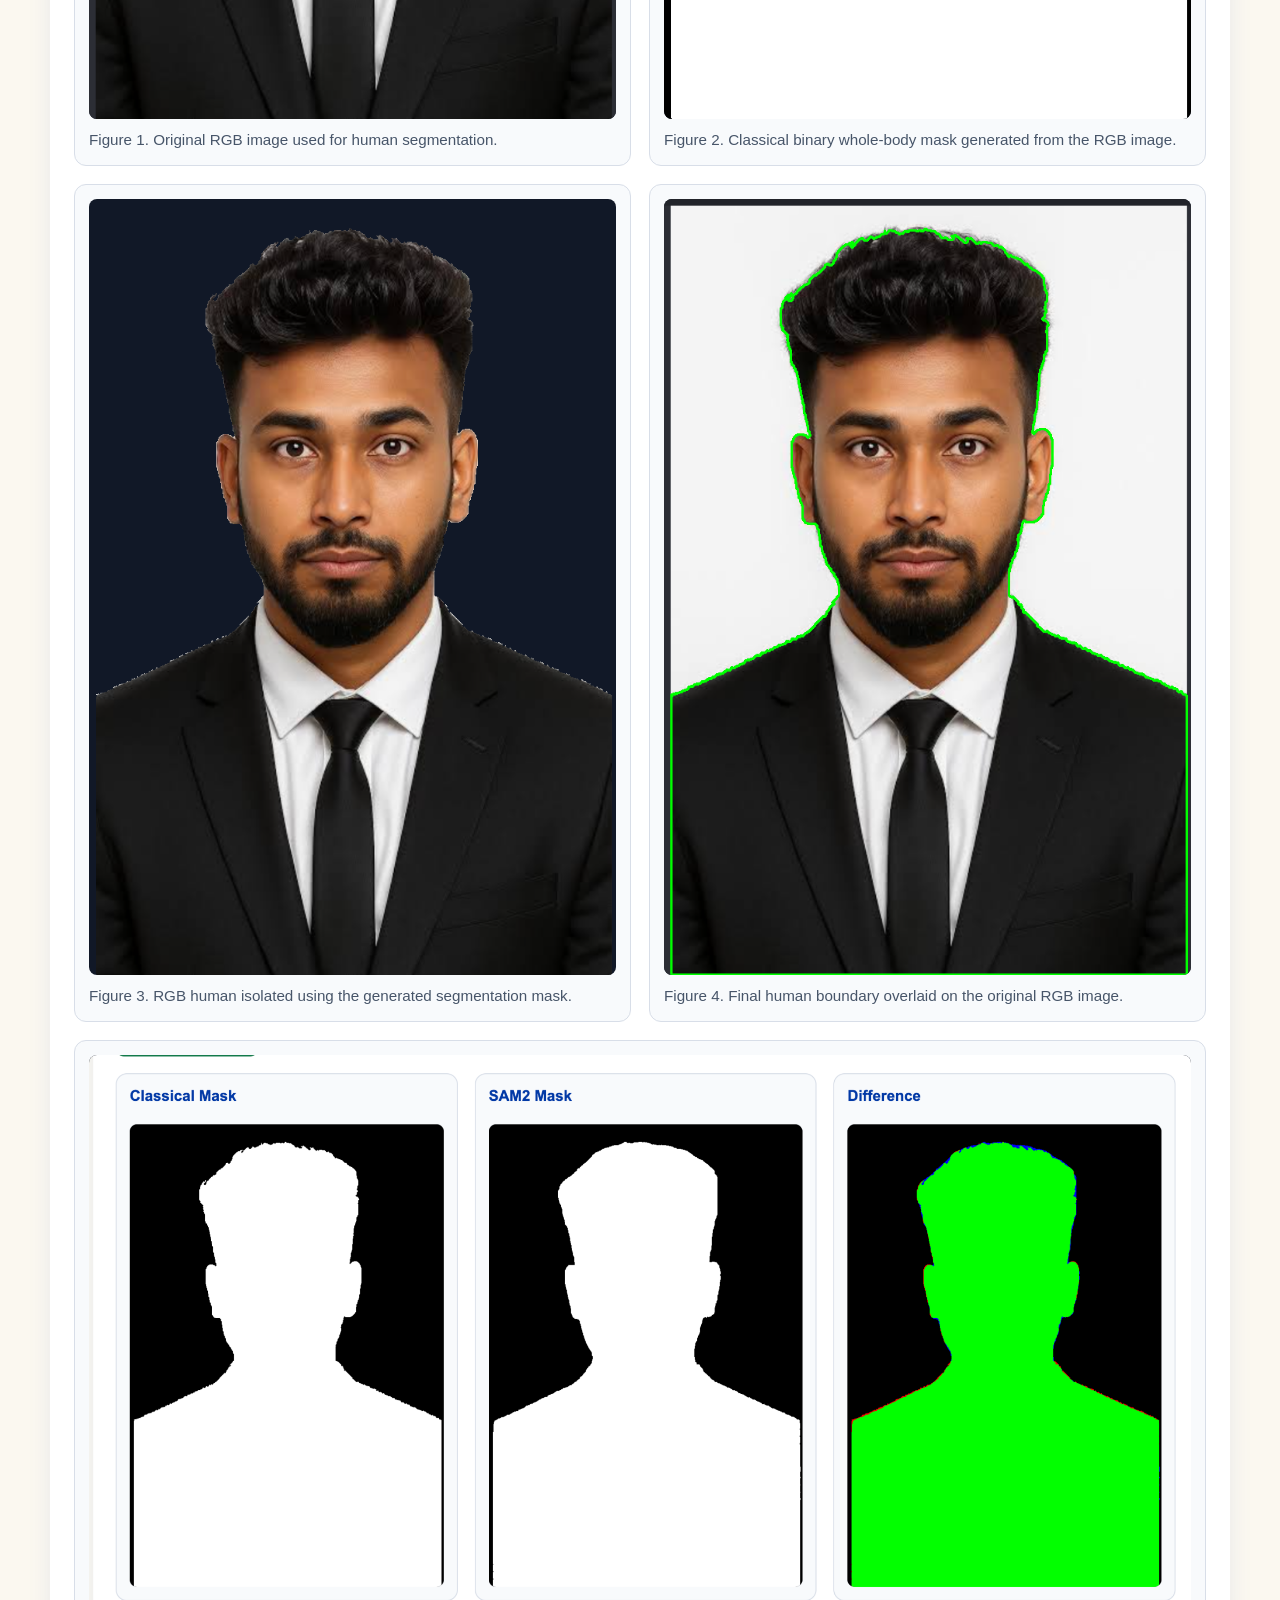
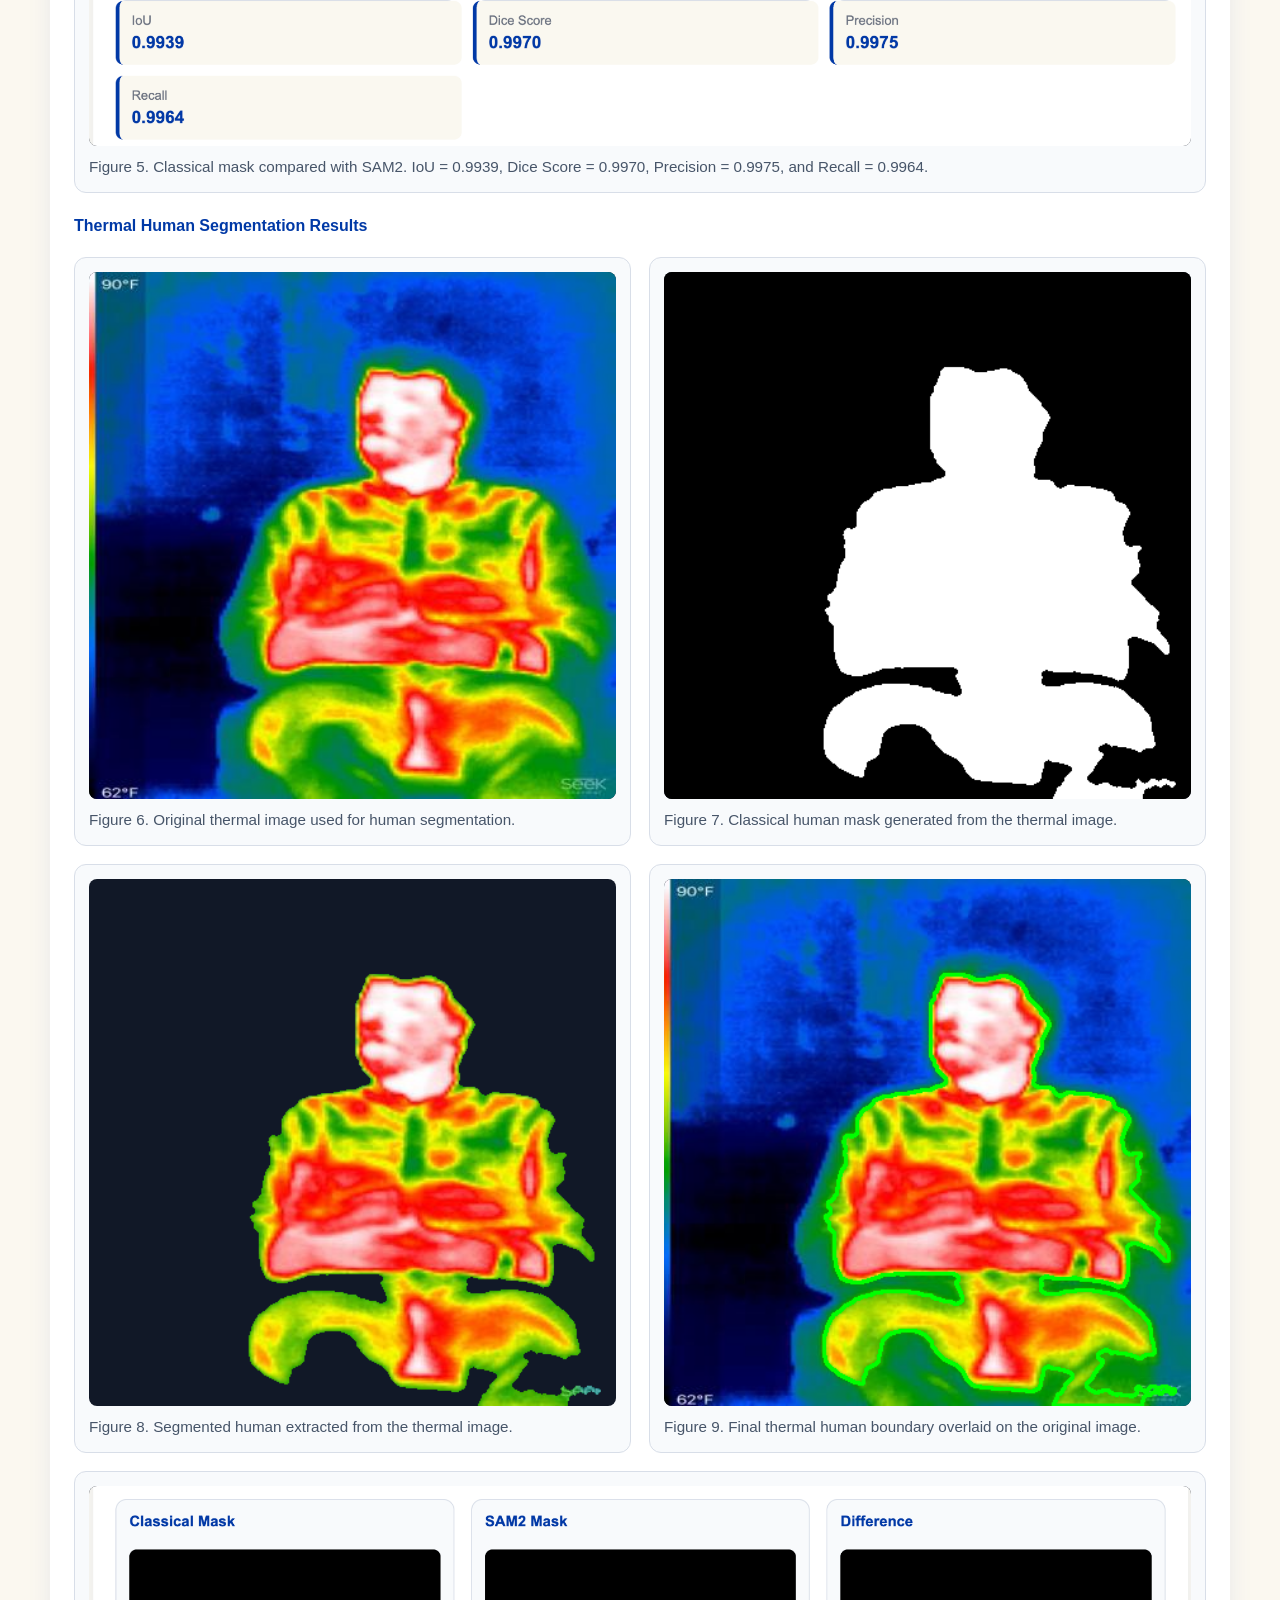
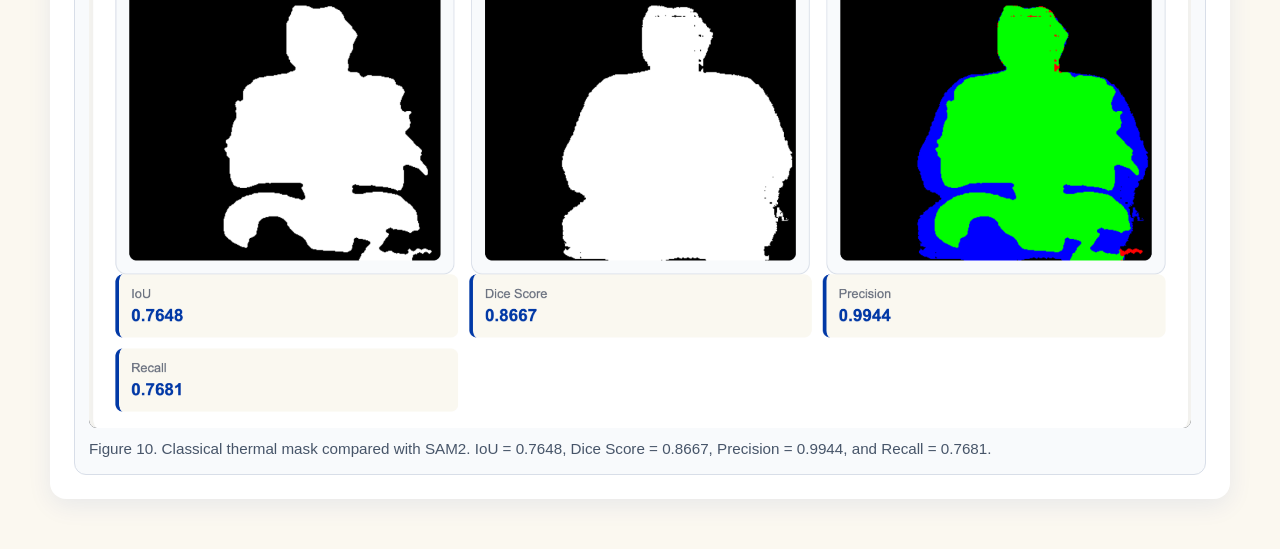
<file: module4.html>
<!doctype html>
<html lang="en">
  <head>
    <meta charset="UTF-8" />
    <meta name="viewport" content="width=device-width, initial-scale=1.0" />
    <title>Module 4 | Human Boundary Detection</title>
    <link rel="stylesheet" href="style.css" />
    <link rel="stylesheet" href="module4.css" />
    <script>
      window.cvReady = false;
      window.Module = {
        onRuntimeInitialized() {
          window.cvReady = true;
          const s = document.getElementById("opencvStatus");
          if (s) s.textContent = "OpenCV.js ready.";
        },
      };
    </script>
    <script async src="https://docs.opencv.org/4.x/opencv.js"></script>
  </head>
  <body>
    <header class="site-header">
      <div class="header-inner">
        <img
          src="assets/gsu-logo.png"
          class="header-logo"
          alt="Georgia State University"
        />
        <div>
          <h1>Computer Vision Assessment</h1>
          <p>CSc 8830 - Module 4</p>
        </div>
        <a href="index.html" class="back-link">Back to Modules</a>
      </div>
    </header>

    <main class="module-container">
      <section class="cv-card">
        <h2>Module 4 - Human Boundary Detection</h2>
        <p>
          Classical computer vision only for the implemented RGB and thermal
          methods. SAM2 is used only as a comparison baseline.
        </p>
        <p id="opencvStatus" class="status">Loading OpenCV.js...</p>
      </section>

      <div class="step-nav">
        <button class="step-tab active" data-target="rgbPanel">
          Problem 1<br /><span>RGB Human</span>
        </button>
        <button class="step-tab" data-target="thermalPanel">
          Problem 2<br /><span>Thermal Human</span>
        </button>
        <button class="step-tab" data-target="samPanel">
          Comparison<br /><span>SAM2 Mask</span>
        </button>
        <button class="step-tab" data-target="theoryPanel">
          Problem 3<br /><span>Fourier Theory</span>
        </button>
      </div>

      <section id="rgbPanel" class="cv-card step-panel active-panel">
        <h3>Problem 1 - RGB Human Boundary Detection</h3>
        <p>
          Browser version of the working classical GrabCut workflow: capture →
          rectangle → foreground/background refinement → contour. Do it twice on
          the same image: once for the <b>whole body</b> and once for the
          <b>face</b>.
        </p>

        <div class="form-row">
          <div class="field">
            <label for="cameraSelect">Camera</label>
            <select id="cameraSelect"></select>
          </div>
          <div class="field">
            <label for="rgbImageInput">Or Upload RGB Image</label>
            <input id="rgbImageInput" type="file" accept="image/*" />
          </div>
        </div>

        <div class="button-row">
          <button id="rgbStartCamera">Start Camera</button>
          <button id="rgbCapture">Capture</button>
          <button id="rgbStopCamera" class="secondary-btn">Stop Camera</button>
          <button id="rgbReset" class="secondary-btn">Reset</button>
        </div>

        <div class="video-shell">
          <video id="rgbVideo" autoplay playsinline muted></video>
        </div>

        <div class="form-row">
          <div class="field">
            <label for="rgbTarget">Segment</label>
            <select id="rgbTarget">
              <option value="body">
                Whole body (box around the whole person)
              </option>
              <option value="face">Face (box around the head)</option>
            </select>
          </div>
        </div>

        <div class="button-row">
          <button id="rgbRectMode">1. Draw Rectangle</button>
          <button id="rgbHumanMode" class="success-btn">2. Mark Human</button>
          <button id="rgbBackgroundMode" class="danger-btn">
            3. Mark Background
          </button>
          <button id="rgbRefine">G - Refine</button>
          <button id="rgbFinish">S - Finalize &amp; Save</button>
        </div>

        <p id="rgbStatus" class="status">
          Start the camera and capture an image (or upload one). Choose what to
          segment, then draw the rectangle. On macOS, select the iPhone
          Continuity Camera in the camera list if it appears.
        </p>

        <div class="rgb-workspace">
          <div>
            <h4>Interactive Image</h4>
            <div class="canvas-shell">
              <canvas id="rgbCanvas"></canvas>
            </div>
          </div>
          <div>
            <h4>Segmentation Preview</h4>
            <div class="canvas-shell">
              <canvas id="rgbPreview"></canvas>
            </div>
          </div>
        </div>

        <h4>Whole Body Result</h4>
        <div class="results-box">
          <div class="stats-grid">
            <div><span>Contour Area</span><strong id="rgbArea">-</strong></div>
            <div>
              <span>Boundary Length</span><strong id="rgbPerimeter">-</strong>
            </div>
            <div>
              <span>Boundary Points</span><strong id="rgbPoints">-</strong>
            </div>
          </div>
        </div>

        <div class="image-grid">
          <div class="image-card">
            <h4>Final Mask</h4>
            <canvas id="rgbMaskCanvas"></canvas>
          </div>
          <div class="image-card">
            <h4>Final Segmented Human</h4>
            <canvas id="rgbSegmentedCanvas"></canvas>
          </div>
          <div class="image-card">
            <h4>Final Boundary</h4>
            <canvas id="rgbBoundaryCanvas"></canvas>
          </div>
        </div>

        <h4>Face Result</h4>
        <div class="results-box">
          <div class="stats-grid">
            <div>
              <span>Contour Area</span><strong id="rgbFaceArea">-</strong>
            </div>
            <div>
              <span>Boundary Length</span
              ><strong id="rgbFacePerimeter">-</strong>
            </div>
            <div>
              <span>Boundary Points</span><strong id="rgbFacePoints">-</strong>
            </div>
          </div>
        </div>

        <div class="image-grid">
          <div class="image-card">
            <h4>Final Mask</h4>
            <canvas id="rgbFaceMaskCanvas"></canvas>
          </div>
          <div class="image-card">
            <h4>Final Segmented Face</h4>
            <canvas id="rgbFaceSegmentedCanvas"></canvas>
          </div>
          <div class="image-card">
            <h4>Final Boundary</h4>
            <canvas id="rgbFaceBoundaryCanvas"></canvas>
          </div>
        </div>
      </section>

      <section id="thermalPanel" class="cv-card step-panel">
        <h3>Problem 2 - Thermal Human Boundary Detection</h3>
        <p>
          Classical pipeline: blur and contrast stretch, Otsu threshold,
          morphology, warm-region selection, then optional GrabCut edge
          refinement. Upload a thermal image or capture one from a camera, then
          <b>Generate</b>, <b>Refine</b> and <b>Save</b>.
        </p>

        <div class="form-row">
          <div class="field">
            <label for="thermalCameraSelect">Camera</label>
            <select id="thermalCameraSelect"></select>
          </div>
          <div class="field">
            <label for="thermalImageInput">Or Upload Thermal Image</label>
            <input id="thermalImageInput" type="file" accept="image/*" />
          </div>
        </div>

        <div class="button-row">
          <button id="thermalStartCamera">Start Camera</button>
          <button id="thermalCapture">Capture</button>
        </div>

        <div class="video-shell">
          <video id="thermalVideo" autoplay playsinline muted></video>
        </div>

        <div class="button-row">
          <button id="thermalGenerate" class="success-btn">1. Generate</button>
          <button id="thermalRefine">2. Refine</button>
          <button id="thermalSave" class="success-btn">3. Save</button>
        </div>

        <p id="thermalStatus" class="status">
          Upload a thermal image or capture one from a camera, then click
          Generate.
        </p>

        <div class="rgb-workspace">
          <div>
            <h4>Warm Regions / Selected Person</h4>
            <div class="canvas-shell">
              <canvas id="thermalCanvas"></canvas>
            </div>
          </div>
          <div>
            <h4>Segmented Human</h4>
            <div class="canvas-shell">
              <canvas id="thermalPreview"></canvas>
            </div>
          </div>
        </div>

        <div class="results-box">
          <div class="stats-grid">
            <div>
              <span>Total Human Area</span><strong id="thermalArea">-</strong>
            </div>
            <div>
              <span>Total Boundary Length</span
              ><strong id="thermalPerimeter">-</strong>
            </div>
            <div>
              <span>Boundary Points</span><strong id="thermalPoints">-</strong>
            </div>
          </div>
        </div>

        <div class="image-grid">
          <div class="image-card">
            <h4>Final Mask</h4>
            <canvas id="thermalMaskCanvas"></canvas>
          </div>
          <div class="image-card">
            <h4>Final Segmented Human</h4>
            <canvas id="thermalSegmentedCanvas"></canvas>
          </div>
          <div class="image-card">
            <h4>Final Boundary</h4>
            <canvas id="thermalBoundaryCanvas"></canvas>
          </div>
        </div>
      </section>

      <section id="samPanel" class="cv-card step-panel">
        <h3>SAM2 Comparison</h3>
        <p>
          Run SAM2 separately on the same source image, export its human mask,
          and upload the mask here. The website compares that mask with the
          classical result. SAM2 is not used inside the classical segmentation
          pipeline.
        </p>

        <div class="form-row">
          <div class="field">
            <label for="samTarget">Compare SAM2 Against</label>
            <select id="samTarget">
              <option value="rgb_body">RGB whole-body mask</option>
              <option value="rgb_face">RGB face mask</option>
              <option value="thermal">Thermal mask</option>
            </select>
          </div>
          <div class="field">
            <label for="samMaskSelect">SAM2 Mask</label>
            <select id="samMaskSelect">
              <option value="upload">Upload my own file...</option>
              <option value="rgb_body">
                Preloaded: RGB whole-body SAM2 mask
              </option>
              <option value="thermal">Preloaded: Thermal SAM2 mask</option>
            </select>
          </div>
          <div class="field">
            <label for="samMaskInput">Or Upload SAM2 Mask</label>
            <input id="samMaskInput" type="file" accept="image/*" />
          </div>
        </div>

        <div class="button-row">
          <button id="compareSam" class="success-btn">Compare Masks</button>
        </div>

        <div class="image-grid">
          <div class="image-card">
            <h4>Classical Mask</h4>
            <canvas id="samClassicalCanvas"></canvas>
          </div>
          <div class="image-card">
            <h4>SAM2 Mask</h4>
            <canvas id="samUploadedCanvas"></canvas>
          </div>
          <div class="image-card">
            <h4>Difference</h4>
            <canvas id="samDiffCanvas"></canvas>
          </div>
        </div>

        <div class="stats-grid">
          <div><span>IoU</span><strong id="samIoU">-</strong></div>
          <div><span>Dice Score</span><strong id="samDice">-</strong></div>
          <div><span>Precision</span><strong id="samPrecision">-</strong></div>
          <div><span>Recall</span><strong id="samRecall">-</strong></div>
        </div>
      </section>

      <section id="theoryPanel" class="cv-card step-panel">
        <h3>Problem 3 - Fourier-Domain Edge Detection and Segmentation</h3>

        <div class="info-box">
          <p><b>Image transform:</b> F(u,v) = F{f(x,y)}</p>
          <p>
            Smooth image regions change slowly and are dominated by low spatial
            frequencies. Object boundaries contain rapid intensity changes and
            therefore contribute strongly to higher spatial frequencies.
          </p>

          <p><b>Frequency filtering:</b> G(u,v) = H(u,v)F(u,v)</p>
          <p>
            <b>Return to the image domain:</b> g(x,y) = F<sup>-1</sup>{G(u,v)}
          </p>

          <p>
            A high-pass filter suppresses slowly varying components while
            retaining rapid intensity transitions. After the inverse transform,
            strong responses occur near boundaries and can be thresholded to
            form an edge map.
          </p>

          <hr />

          <p><b>Derivative relation:</b></p>
          <p>F{∂f/∂x} = j2πuF(u,v), &nbsp;&nbsp; F{∂f/∂y} = j2πvF(u,v)</p>

          <p>
            Differentiation in the image domain therefore corresponds to
            multiplication by frequency in the Fourier domain. Large
            high-frequency responses indicate rapid spatial change, which is the
            mathematical basis for frequency-domain edge detection.
          </p>

          <hr />

          <p><b>Region segmentation:</b></p>
          <p>
            A low-pass filter can first suppress noise and small texture. A
            high-pass or band-pass response can then emphasize region
            boundaries. After inverse transformation, thresholding and
            connected-component analysis can convert the filtered response into
            segmented regions.
          </p>
        </div>
      </section>

      <section class="cv-card static-results-section">
        <h3>Results Obtained During Experiment</h3>
        <p>
          The following images are saved outputs from the completed RGB and thermal segmentation experiments. These results remain visible on the website even when the interactive demo is not rerun.
        </p>

        <h4>RGB Human Segmentation Results</h4>
        <div class="static-result-grid">
          <figure class="static-result-card"><img src="module4_results/01_rgb_original.png" alt="Original RGB image"><figcaption>Figure 1. Original RGB image used for human segmentation.</figcaption></figure>
          <figure class="static-result-card"><img src="module4_results/02_rgb_mask.png" alt="RGB body mask"><figcaption>Figure 2. Classical binary whole-body mask generated from the RGB image.</figcaption></figure>
          <figure class="static-result-card"><img src="module4_results/03_rgb_segmented.png" alt="Segmented RGB human"><figcaption>Figure 3. RGB human isolated using the generated segmentation mask.</figcaption></figure>
          <figure class="static-result-card"><img src="module4_results/04_rgb_boundary.png" alt="RGB human boundary"><figcaption>Figure 4. Final human boundary overlaid on the original RGB image.</figcaption></figure>
          <figure class="static-result-card wide-result"><img src="module4_results/05_rgb_comparison.png" alt="RGB classical and SAM2 comparison"><figcaption>Figure 5. Classical mask compared with SAM2. IoU = 0.9939, Dice Score = 0.9970, Precision = 0.9975, and Recall = 0.9964.</figcaption></figure>
        </div>

        <h4>Thermal Human Segmentation Results</h4>
        <div class="static-result-grid">
          <figure class="static-result-card"><img src="module4_results/06_thermal_original.png" alt="Original thermal image"><figcaption>Figure 6. Original thermal image used for human segmentation.</figcaption></figure>
          <figure class="static-result-card"><img src="module4_results/07_thermal_mask.png" alt="Thermal human mask"><figcaption>Figure 7. Classical human mask generated from the thermal image.</figcaption></figure>
          <figure class="static-result-card"><img src="module4_results/08_thermal_segmented.png" alt="Segmented thermal human"><figcaption>Figure 8. Segmented human extracted from the thermal image.</figcaption></figure>
          <figure class="static-result-card"><img src="module4_results/09_thermal_boundary.png" alt="Thermal human boundary"><figcaption>Figure 9. Final thermal human boundary overlaid on the original image.</figcaption></figure>
          <figure class="static-result-card wide-result"><img src="module4_results/10_thermal_comparison.png" alt="Thermal classical and SAM2 comparison"><figcaption>Figure 10. Classical thermal mask compared with SAM2. IoU = 0.7648, Dice Score = 0.8667, Precision = 0.9944, and Recall = 0.7681.</figcaption></figure>
        </div>
      </section>

    </main>

    <script src="module4.js"></script>
  </body>
</html>
</file>
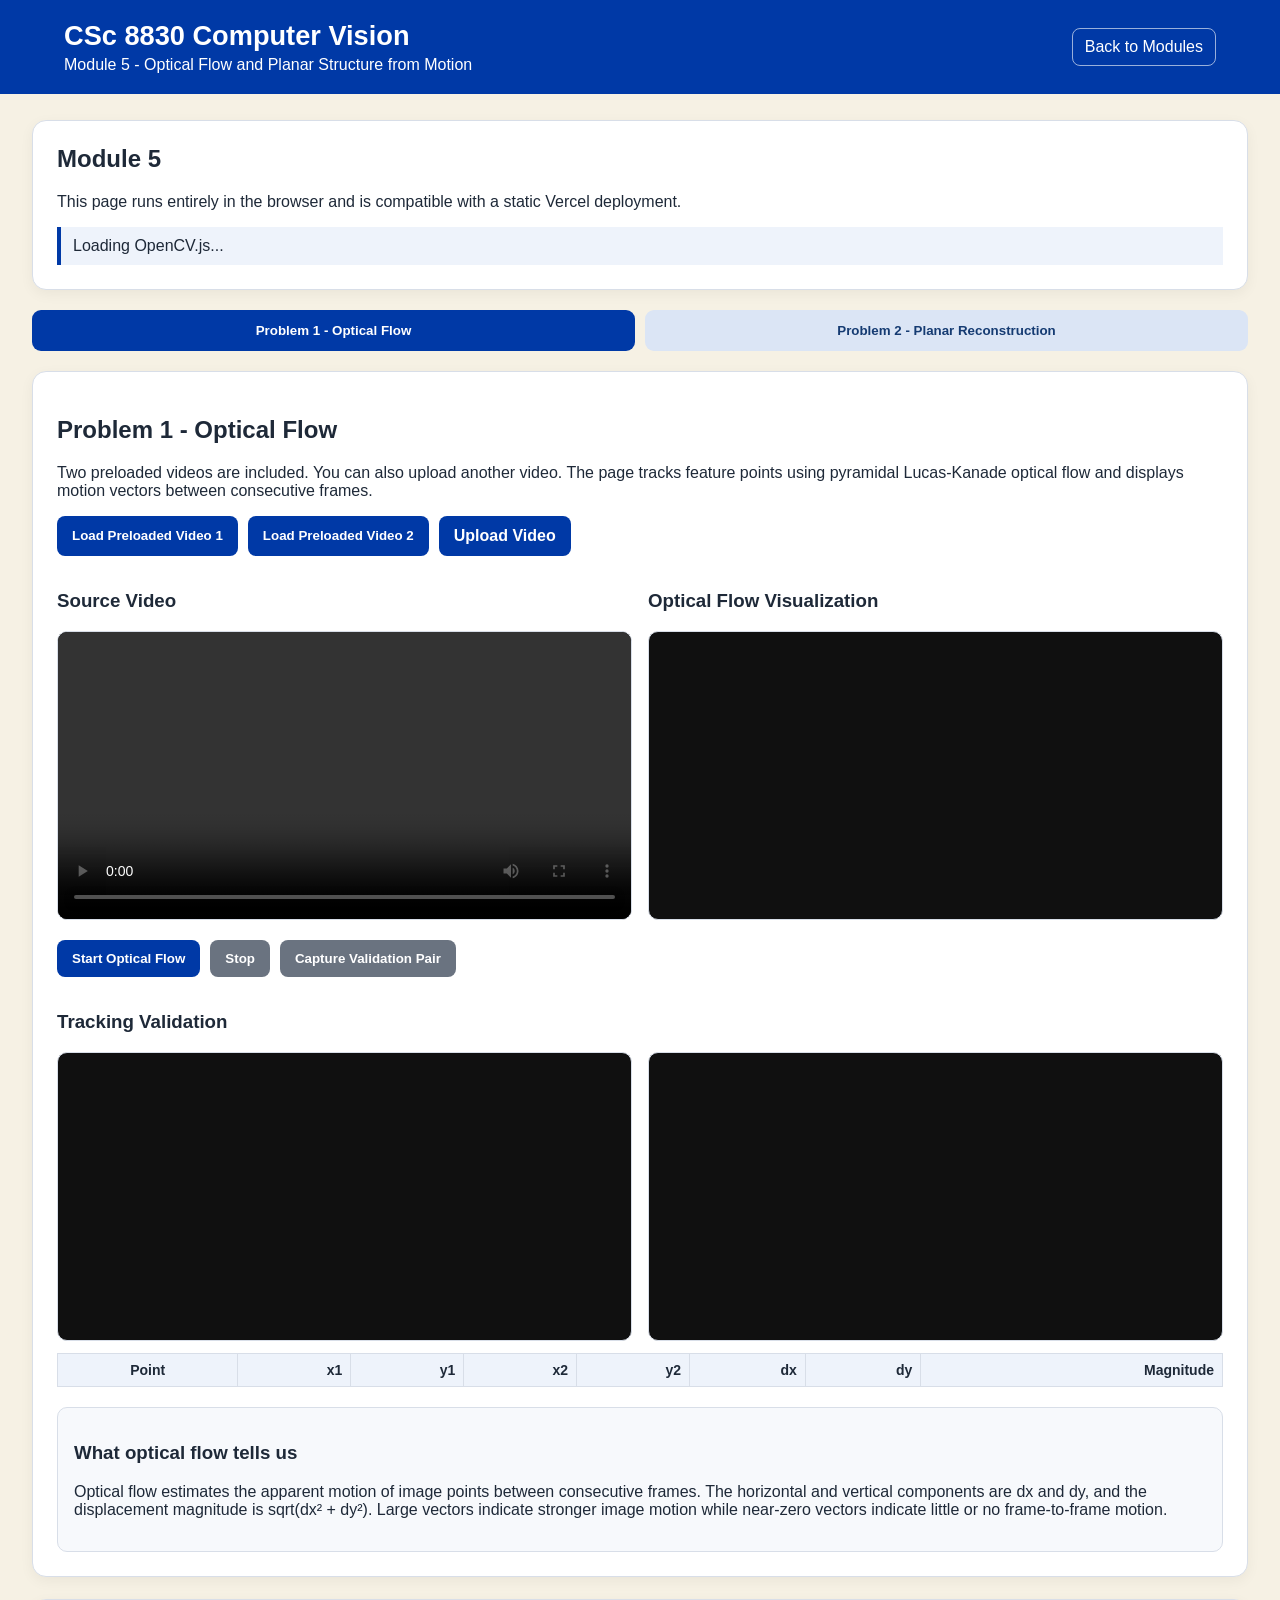
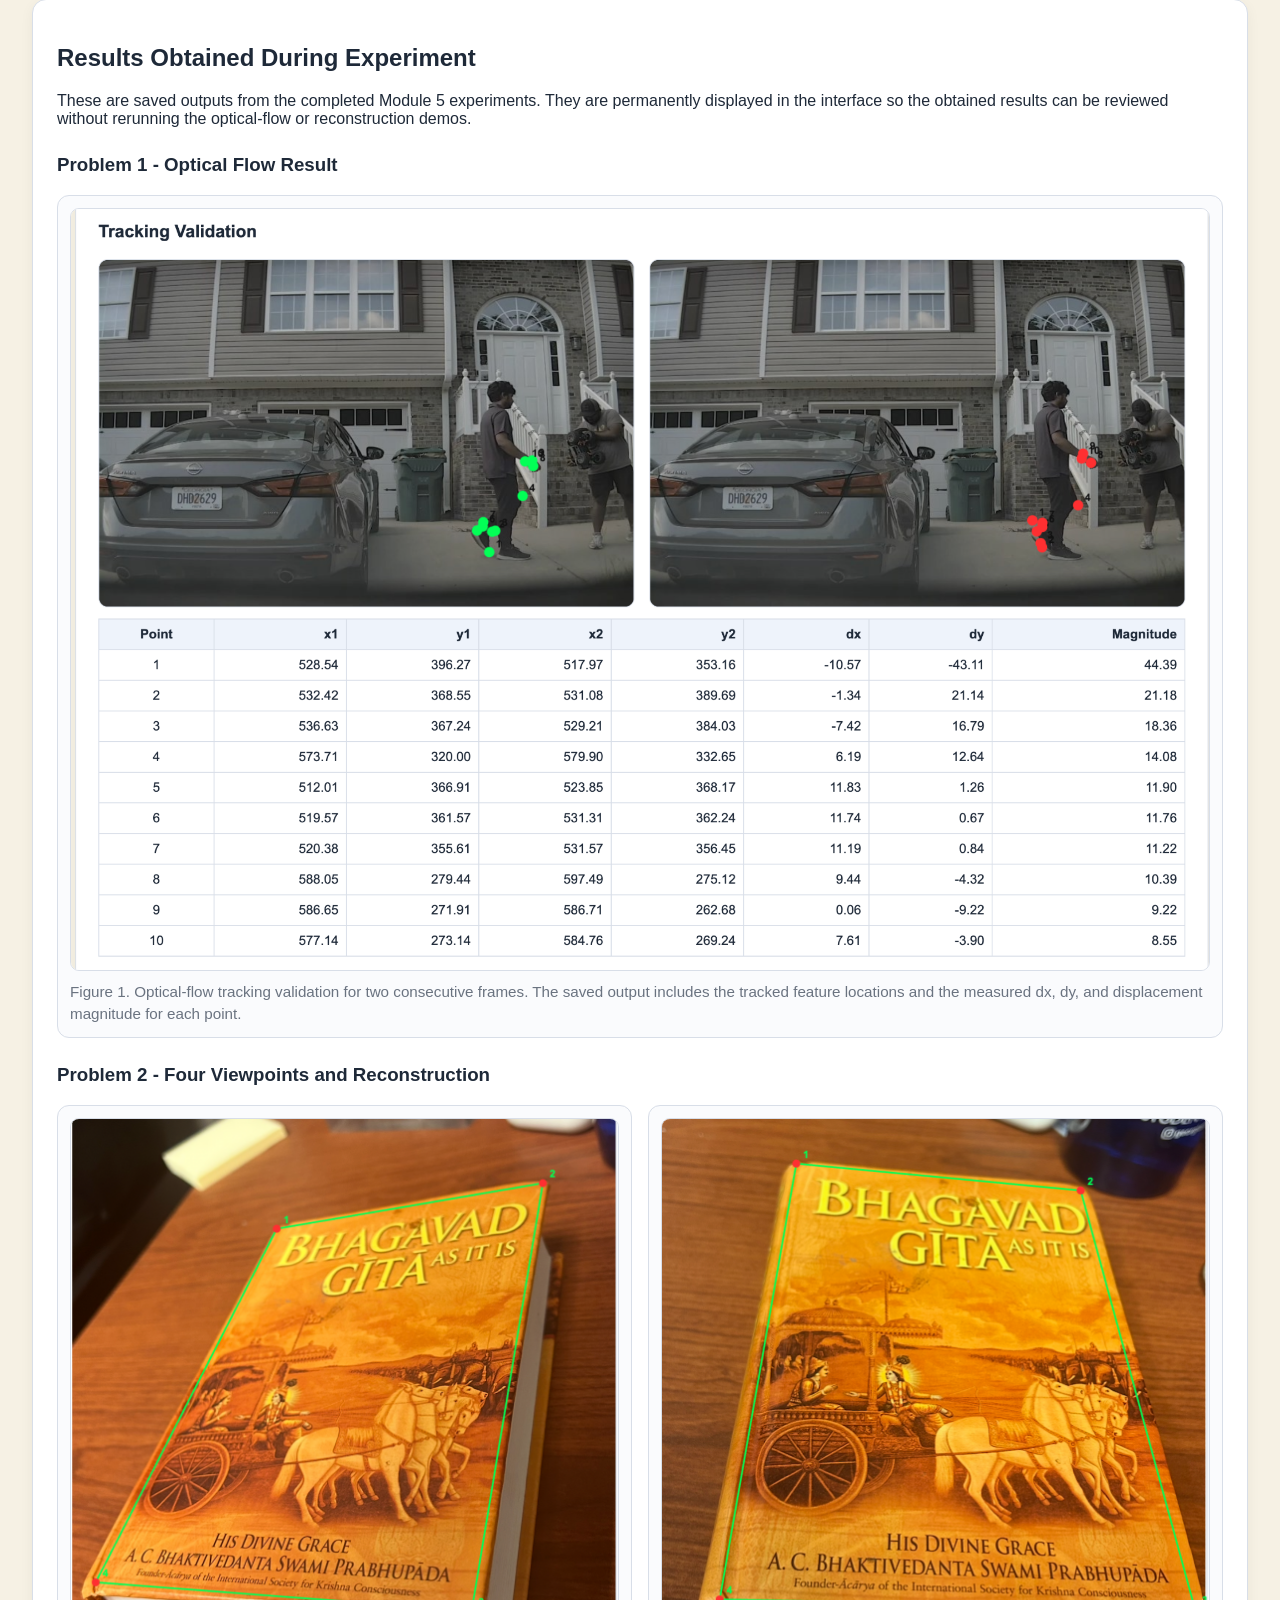
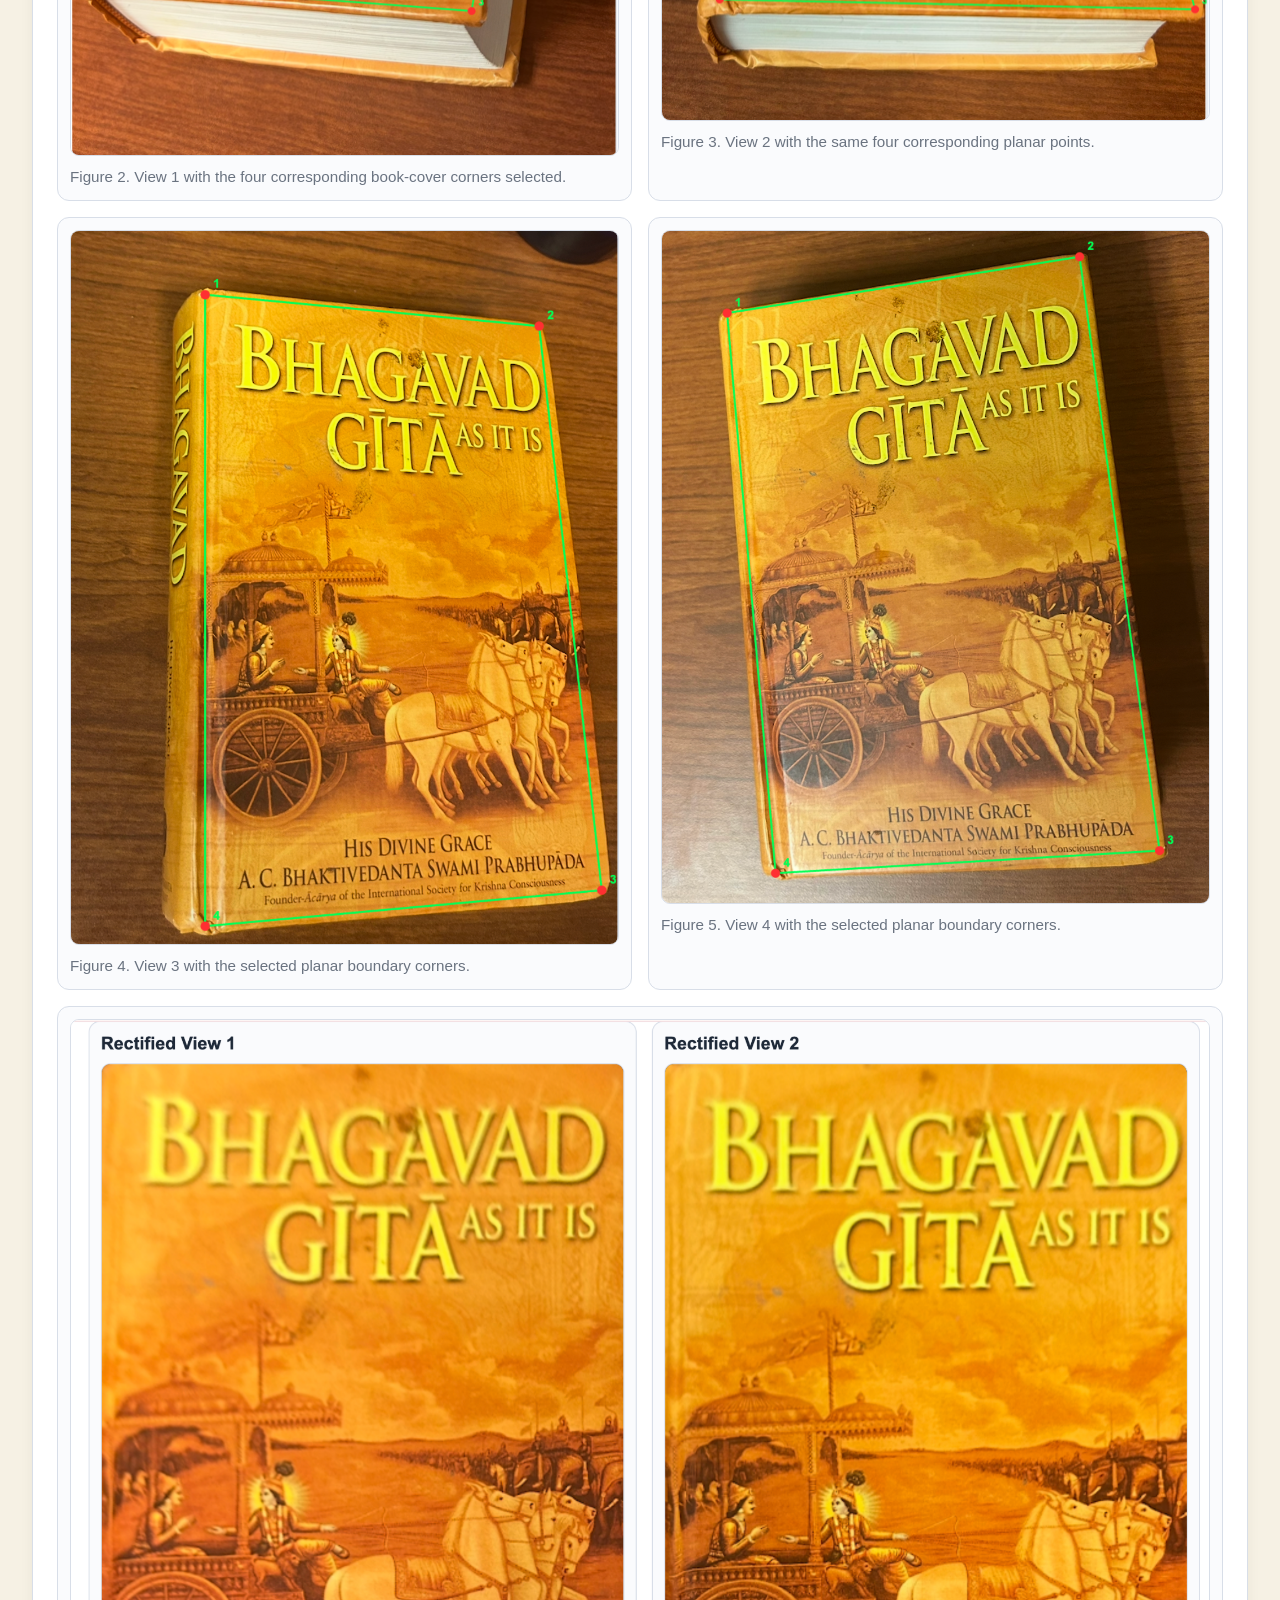
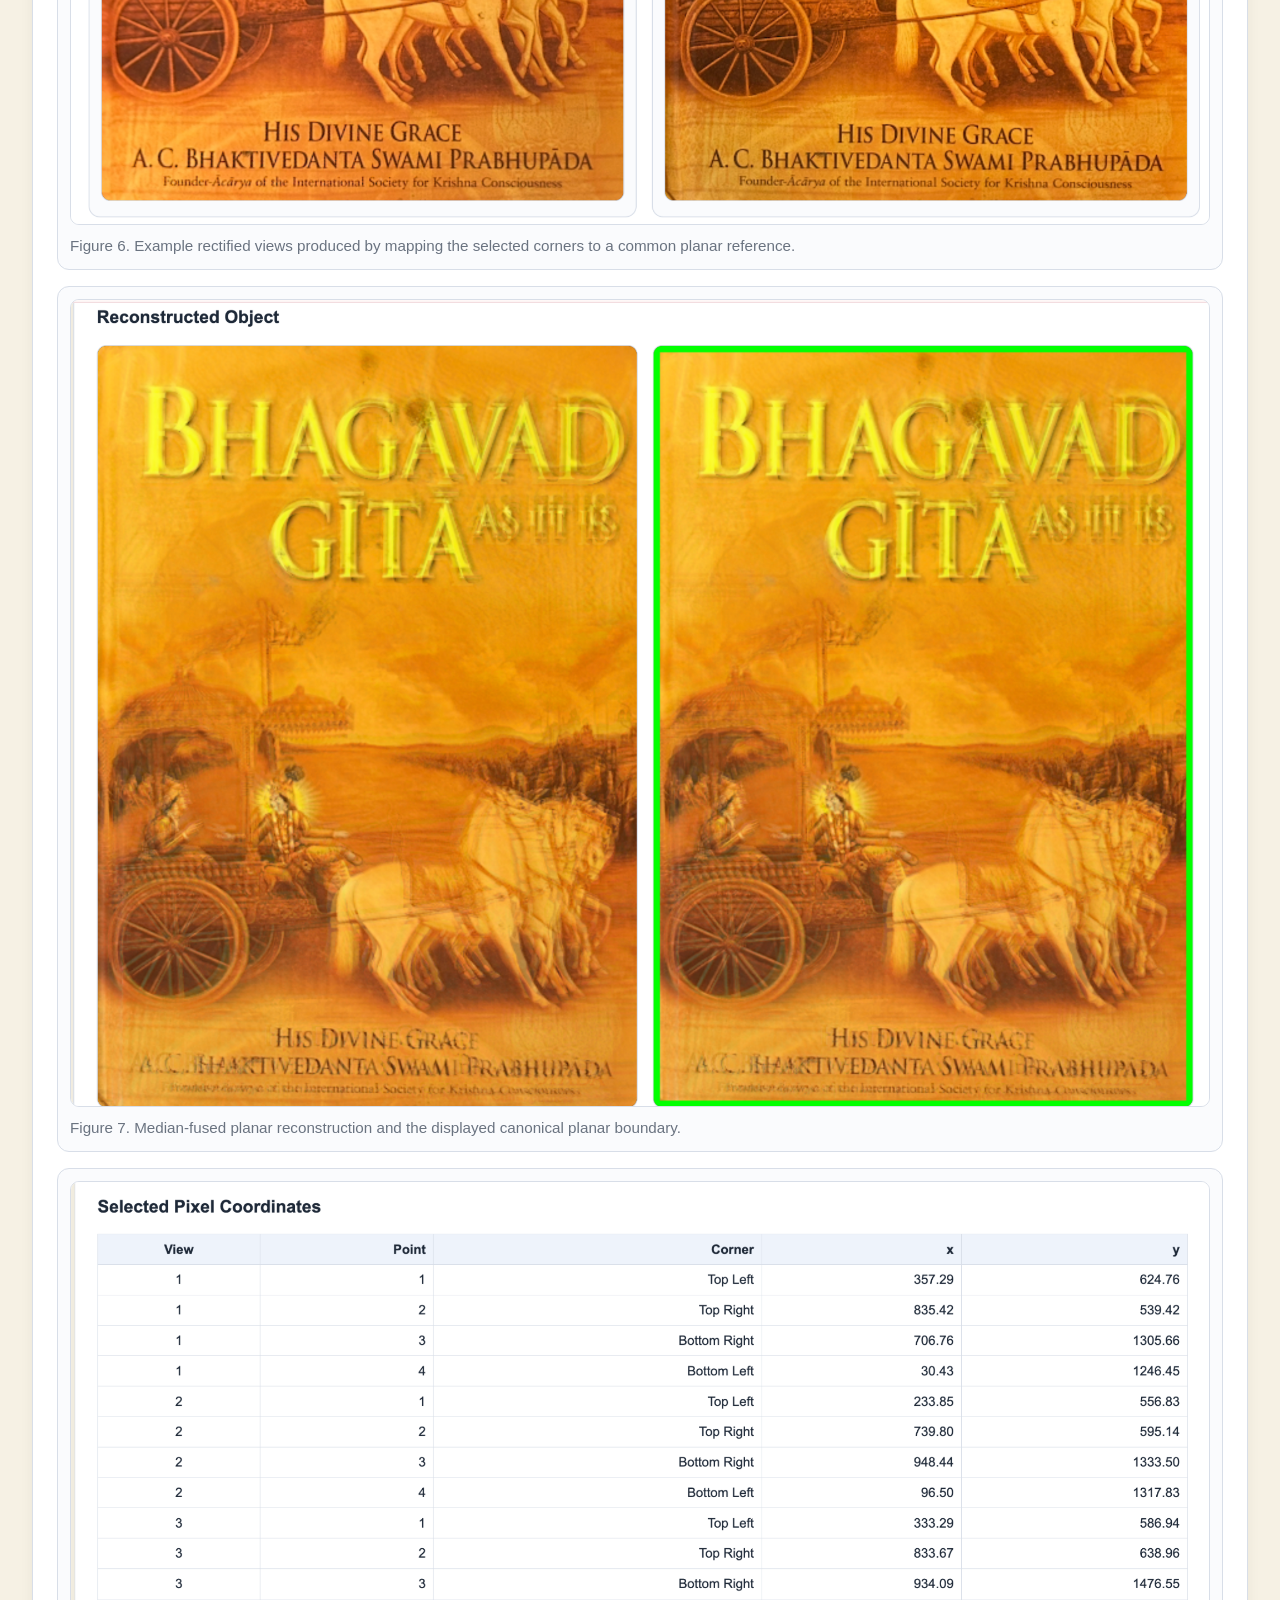
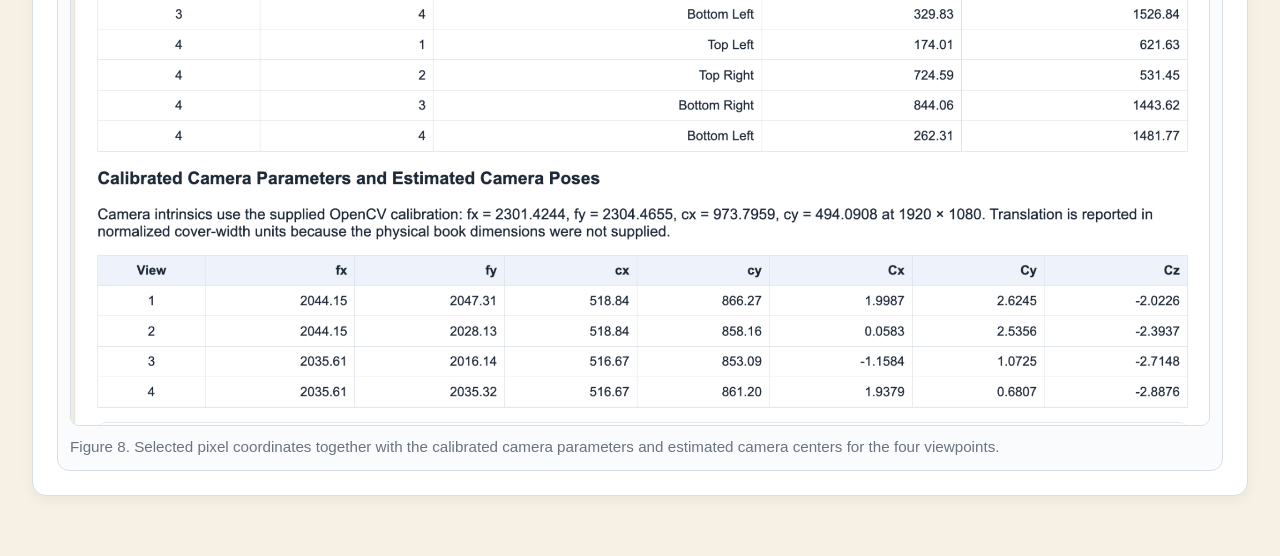
<file: module5.html>
<!DOCTYPE html>
<html lang="en">
<head>
  <meta charset="UTF-8">
  <meta name="viewport" content="width=device-width, initial-scale=1.0">
  <title>GSU Computer Vision - Module 5</title>
  <link rel="stylesheet" href="module5.css">
  <script>
    // OpenCV.js callback
    window.Module = {
      onRuntimeInitialized() {
        window.cvReady = true;
        const el = document.getElementById("opencvStatus");
        if (el) el.textContent = "OpenCV.js ready";
      }
    };
  </script>
  <script async src="https://docs.opencv.org/4.x/opencv.js"></script>
</head>
<body>
<header class="topbar">
  <div>
    <h1>CSc 8830 Computer Vision</h1>
    <p>Module 5 - Optical Flow and Planar Structure from Motion</p>
  </div>
  <a href="index.html" class="home-link">Back to Modules</a>
</header>

<main class="page">
  <section class="hero card">
    <h2>Module 5</h2>
    <p>This page runs entirely in the browser and is compatible with a static Vercel deployment.</p>
    <div id="opencvStatus" class="status">Loading OpenCV.js...</div>
  </section>

  <div class="tabs">
    <button class="tab active" data-tab="problem1">Problem 1 - Optical Flow</button>
    <button class="tab" data-tab="problem2">Problem 2 - Planar Reconstruction</button>
  </div>

  <!-- ====================================================== -->
  <!-- PROBLEM 1 -->
  <!-- ====================================================== -->
  <section id="problem1" class="tab-panel active-panel">
    <div class="card">
      <h2>Problem 1 - Optical Flow</h2>
      <p>
        Two preloaded videos are included. You can also upload another video.
        The page tracks feature points using pyramidal Lucas-Kanade optical flow
        and displays motion vectors between consecutive frames.
      </p>

      <div class="source-row">
        <button data-video="module5_assets/videos/video1.mp4" class="load-video">Load Preloaded Video 1</button>
        <button data-video="module5_assets/videos/video2.mp4" class="load-video">Load Preloaded Video 2</button>
        <label class="upload-label">
          Upload Video
          <input id="videoUpload" type="file" accept="video/*" hidden>
        </label>
      </div>

      <div class="video-grid">
        <div>
          <h3>Source Video</h3>
          <video id="sourceVideo" controls playsinline crossorigin="anonymous"></video>
        </div>
        <div>
          <h3>Optical Flow Visualization</h3>
          <canvas id="flowCanvas"></canvas>
        </div>
      </div>

      <div class="controls">
        <button id="startFlow">Start Optical Flow</button>
        <button id="stopFlow" class="secondary">Stop</button>
        <button id="captureValidation" class="secondary">Capture Validation Pair</button>
      </div>

      <div id="videoInfo" class="info-grid"></div>

      <h3>Tracking Validation</h3>
      <div class="validation-grid">
        <canvas id="validation1"></canvas>
        <canvas id="validation2"></canvas>
      </div>

      <div class="table-wrap">
        <table>
          <thead>
            <tr>
              <th>Point</th>
              <th>x1</th>
              <th>y1</th>
              <th>x2</th>
              <th>y2</th>
              <th>dx</th>
              <th>dy</th>
              <th>Magnitude</th>
            </tr>
          </thead>
          <tbody id="validationTable"></tbody>
        </table>
      </div>

      <div class="theory">
        <h3>What optical flow tells us</h3>
        <p>
          Optical flow estimates the apparent motion of image points between consecutive frames.
          The horizontal and vertical components are dx and dy, and the displacement magnitude is
          sqrt(dx² + dy²). Large vectors indicate stronger image motion while near-zero vectors
          indicate little or no frame-to-frame motion.
        </p>
      </div>
    </div>
  </section>

  <!-- ====================================================== -->
  <!-- PROBLEM 2 -->
  <!-- ====================================================== -->
  <section id="problem2" class="tab-panel">
    <div class="card">
      <h2>Problem 2 - Planar Multi-View Reconstruction</h2>
      <p>
        This uses the four-corner homography version of your Python program.
        Four preloaded book images are included. For each view, click the same four
        physical corners of the book cover in this order:
        Top Left, Top Right, Bottom Right, Bottom Left.
      </p>

      <div class="source-row">
        <button id="loadBookViews">Load Preloaded Book Images</button>
        <label class="upload-label">
          Upload 4 Images
          <input id="imageUpload" type="file" accept="image/*" multiple hidden>
        </label>
        <button id="clearBookViews" class="secondary">Clear</button>
      </div>

      <div id="bookViews" class="view-grid"></div>

      <div class="controls">
        <button id="reconstructBook">Reconstruct Planar Object</button>
      </div>

      <div id="homographyOutput" class="results hidden">
        <h3>Rectified Views</h3>
        <div id="rectifiedViews" class="view-grid"></div>

        <h3>Reconstructed Object</h3>
        <div class="reconstruction-grid">
          <canvas id="reconstructedCanvas"></canvas>
          <canvas id="boundaryCanvas"></canvas>
        </div>

        <h3>Homography Matrices</h3>
        <pre id="homographyMatrices"></pre>

        <h3>Selected Pixel Coordinates</h3>
        <div class="table-wrap">
          <table>
            <thead>
              <tr>
                <th>View</th>
                <th>Point</th>
                <th>Corner</th>
                <th>x</th>
                <th>y</th>
              </tr>
            </thead>
            <tbody id="pointCoordinates"></tbody>
          </table>
        </div>
      </div>
    </div>
  </section>

  <section class="card static-results-section">
    <h2>Results Obtained During Experiment</h2>
    <p>
      These are saved outputs from the completed Module 5 experiments. They are permanently displayed in the interface so the obtained results can be reviewed without rerunning the optical-flow or reconstruction demos.
    </p>

    <h3>Problem 1 - Optical Flow Result</h3>
    <div class="static-result-grid">
      <figure class="static-result-card wide-result">
        <img src="module5_results/01_optical_flow_validation.png" alt="Optical flow tracking validation">
        <figcaption>Figure 1. Optical-flow tracking validation for two consecutive frames. The saved output includes the tracked feature locations and the measured dx, dy, and displacement magnitude for each point.</figcaption>
      </figure>
    </div>

    <h3>Problem 2 - Four Viewpoints and Reconstruction</h3>
    <div class="static-result-grid">
      <figure class="static-result-card"><img src="module5_results/02_book_view1.png" alt="Book viewpoint 1"><figcaption>Figure 2. View 1 with the four corresponding book-cover corners selected.</figcaption></figure>
      <figure class="static-result-card"><img src="module5_results/03_book_view2.png" alt="Book viewpoint 2"><figcaption>Figure 3. View 2 with the same four corresponding planar points.</figcaption></figure>
      <figure class="static-result-card"><img src="module5_results/04_book_view3.png" alt="Book viewpoint 3"><figcaption>Figure 4. View 3 with the selected planar boundary corners.</figcaption></figure>
      <figure class="static-result-card"><img src="module5_results/05_book_view4.png" alt="Book viewpoint 4"><figcaption>Figure 5. View 4 with the selected planar boundary corners.</figcaption></figure>
      <figure class="static-result-card wide-result"><img src="module5_results/06_rectified_views.png" alt="Rectified book views"><figcaption>Figure 6. Example rectified views produced by mapping the selected corners to a common planar reference.</figcaption></figure>
      <figure class="static-result-card wide-result"><img src="module5_results/07_reconstructed_object.png" alt="Reconstructed planar object"><figcaption>Figure 7. Median-fused planar reconstruction and the displayed canonical planar boundary.</figcaption></figure>
      <figure class="static-result-card wide-result"><img src="module5_results/08_coordinates_camera_poses.png" alt="Selected coordinates and estimated camera poses"><figcaption>Figure 8. Selected pixel coordinates together with the calibrated camera parameters and estimated camera centers for the four viewpoints.</figcaption></figure>
    </div>
  </section>

</main>

<script src="module5.js"></script>
</body>
</html>
</file>
<file: style.css>
* {
  box-sizing: border-box;
}
:root {
  --blue: #0039a6;
  --blue2: #002b7a;
  --cream: #f7f1e3;
  --text: #1f2937;
  --muted: #6b7280;
  --border: #d8dee8;
  --green: #137a4a;
  --red: #b42318;
}
body {
  margin: 0;
  font-family: Arial, Helvetica, sans-serif;
  background: #fbf8f0;
  color: var(--text);
}
.site-header {
  background: #fff;
  border-bottom: 4px solid var(--blue);
  box-shadow: 0 4px 18px rgba(0, 57, 166, 0.08);
}
.header-inner {
  width: min(1180px, 94%);
  margin: auto;
  padding: 15px 0;
  display: flex;
  align-items: center;
  gap: 18px;
}
.header-logo {
  width: 120px;
}
.header-inner h1 {
  margin: 0;
  color: var(--blue);
  font-size: 1.55rem;
}
.header-inner p {
  margin: 4px 0 0;
  color: var(--muted);
}
.back-link {
  margin-left: auto;
  text-decoration: none;
  background: var(--blue);
  color: #fff;
  padding: 10px 14px;
  border-radius: 9px;
  font-weight: 700;
}
.module-container {
  width: min(1180px, 94%);
  margin: 26px auto 50px;
}
.cv-card {
  background: #fff;
  border-radius: 16px;
  padding: 24px;
  box-shadow: 0 7px 24px rgba(0, 57, 166, 0.08);
  margin-bottom: 20px;
}
.cv-card h2,
.cv-card h3,
.cv-card h4 {
  color: var(--blue);
  margin-top: 0;
}
.step-nav {
  display: grid;
  grid-template-columns: repeat(4, 1fr);
  gap: 10px;
  margin: 20px 0;
}
.step-tab {
  border: 2px solid var(--blue);
  background: #fff;
  color: var(--blue);
  border-radius: 12px;
  padding: 12px;
  font-weight: 700;
  cursor: pointer;
}
.step-tab span {
  font-weight: 400;
  font-size: 0.88rem;
}
.step-tab.active,
.step-tab:hover {
  background: var(--blue);
  color: #fff;
}
.step-panel {
  display: none;
}
.step-panel.active-panel {
  display: block;
}
.form-row {
  display: flex;
  gap: 16px;
  align-items: end;
  flex-wrap: wrap;
  margin: 14px 0;
}
.field {
  flex: 1 1 220px;
}
.small-field {
  max-width: 320px;
}
label {
  display: block;
  color: var(--blue2);
  font-weight: 700;
  margin-bottom: 7px;
}
input,
select {
  width: 100%;
  padding: 11px 12px;
  border: 2px solid var(--border);
  border-radius: 9px;
  font-size: 1rem;
  background: #fff;
}
.button-row {
  display: flex;
  flex-wrap: wrap;
  gap: 10px;
  margin: 16px 0;
}
button {
  border: 0;
  border-radius: 9px;
  padding: 11px 16px;
  font-size: 0.98rem;
  font-weight: 700;
  cursor: pointer;
  background: var(--blue);
  color: #fff;
}
.secondary-btn {
  background: #e8eef8;
  color: var(--blue2);
}
.success-btn {
  background: var(--green);
  color: #fff;
}
.danger-btn {
  background: var(--red);
  color: #fff;
}
.status {
  background: #f2f5fa;
  border-left: 4px solid var(--blue);
  padding: 11px 13px;
  border-radius: 6px;
}
.info-box {
  background: #eff5ff;
  border: 1px solid #c7d8f5;
  padding: 13px;
  border-radius: 9px;
  line-height: 1.6;
}
.video-shell,
.canvas-shell {
  background: #111827;
  border-radius: 12px;
  overflow: hidden;
  margin-top: 15px;
  min-height: 280px;
  display: flex;
  align-items: center;
  justify-content: center;
}
video,
canvas {
  display: block;
  max-width: 100%;
  height: auto;
}
#video {
  width: 100%;
  max-height: 620px;
  object-fit: contain;
}
.canvas-shell canvas {
  width: 100%;
  max-height: 650px;
  object-fit: contain;
  cursor: crosshair;
}
.results-box {
  margin-top: 20px;
  padding: 18px;
  background: #f9fbfe;
  border: 1px solid var(--border);
  border-radius: 12px;
}
.stats-grid {
  display: grid;
  grid-template-columns: repeat(3, 1fr);
  gap: 12px;
}
.stats-grid div {
  background: #fbf8f0;
  border-left: 4px solid var(--blue);
  padding: 13px;
  border-radius: 8px;
}
.stats-grid span {
  display: block;
  color: var(--muted);
  font-size: 0.86rem;
}
.stats-grid strong {
  display: block;
  margin-top: 5px;
  color: var(--blue);
  font-size: 1.15rem;
}
.validation-current {
  background: var(--cream);
  padding: 14px;
  border-radius: 9px;
  margin: 15px 0;
}
.table-wrap {
  overflow-x: auto;
  margin-top: 18px;
}
table {
  width: 100%;
  border-collapse: collapse;
  background: #fff;
}
th,
td {
  border: 1px solid var(--border);
  padding: 9px;
  text-align: center;
  white-space: nowrap;
}
th {
  background: var(--blue);
  color: #fff;
}
.hidden {
  display: none !important;
}
@media (max-width: 780px) {
  .header-inner {
    align-items: flex-start;
    flex-wrap: wrap;
  }
  .back-link {
    margin-left: 0;
  }
  .step-nav {
    grid-template-columns: 1fr 1fr;
  }
  .stats-grid {
    grid-template-columns: 1fr 1fr;
  }
}
@media print {
  .site-header,
  .step-nav,
  .button-row,
  #step1,
  #step2,
  #step3 {
    display: none !important;
  }
  #report {
    display: block !important;
    box-shadow: none;
  }
  body {
    background: #fff;
  }
}
</file>
<file: assignment7.css>
:root {
  --blue: #0039a6;
  --blue-dark: #06265d;
  --blue-soft: #eaf1ff;
  --ink: #172033;
  --muted: #687386;
  --line: #dbe2ec;
  --panel: #ffffff;
  --bg: #f4f6f9;
  --green: #0e8f5a;
  --shadow: 0 8px 28px rgba(19, 31, 55, 0.08);
}

* { box-sizing: border-box; }
body { margin: 0; font-family: Inter, ui-sans-serif, system-ui, -apple-system, BlinkMacSystemFont, "Segoe UI", sans-serif; color: var(--ink); background: var(--bg); }
.site-header { background: linear-gradient(120deg, var(--blue-dark), var(--blue)); color: white; padding: 34px max(28px, 5vw); display: flex; align-items: center; justify-content: space-between; gap: 24px; }
.site-header h1 { margin: 4px 0 8px; font-size: clamp(1.7rem, 3vw, 2.7rem); }
.subtitle { margin: 0; opacity: .9; }
.eyebrow { text-transform: uppercase; letter-spacing: .12em; font-size: .76rem; font-weight: 800; margin: 0; }
.back-link { color: white; text-decoration: none; border: 1px solid rgba(255,255,255,.65); border-radius: 999px; padding: 10px 15px; white-space: nowrap; }
.page-shell { width: min(1300px, 94vw); margin: 28px auto 60px; }
.panel { background: var(--panel); border: 1px solid var(--line); border-radius: 18px; box-shadow: var(--shadow); padding: 24px; margin-bottom: 20px; }
.intro-panel h2 { margin-top: 0; }
.calibration-grid, .control-grid, .file-grid { display: grid; grid-template-columns: repeat(4, minmax(0,1fr)); gap: 13px; }
.control-grid { grid-template-columns: repeat(4, minmax(180px, 1fr)); }
.file-grid { grid-template-columns: 1fr 1fr; }
label { display: block; font-size: .87rem; font-weight: 750; color: #314057; }
input, select { width: 100%; margin-top: 6px; padding: 10px 11px; border: 1px solid #cbd5e1; border-radius: 9px; background: white; font: inherit; color: var(--ink); }
input[type="range"] { padding: 0; }
.tabs { display: flex; gap: 10px; margin: 22px 0; }
.tab-button { flex: 1; background: #dbe7fb; color: var(--blue-dark); border: 0; border-radius: 12px; padding: 14px 18px; font-weight: 800; cursor: pointer; }
.tab-button.active { background: var(--blue); color: white; }
.tab-panel { display: none; }
.tab-panel.active { display: block; }
.section-heading { display: flex; justify-content: space-between; align-items: flex-start; gap: 18px; margin-bottom: 18px; }
.section-heading h2 { margin: 4px 0 0; }
.badge { background: var(--blue-soft); color: var(--blue-dark); border-radius: 999px; padding: 8px 12px; font-size: .82rem; font-weight: 800; }
.source-controls { margin: 18px 0; padding: 16px; border-radius: 12px; background: #f8fafc; border: 1px solid var(--line); }
.camera-toolbar { display: grid; grid-template-columns: 2fr repeat(5, auto); align-items: end; gap: 10px; }
button { border: 0; border-radius: 9px; background: var(--blue); color: white; padding: 11px 15px; font-weight: 800; cursor: pointer; }
button:hover { filter: brightness(.96); }
button.secondary { background: #667085; }
.button-row { display: flex; flex-wrap: wrap; gap: 10px; margin-top: 18px; }
.compact-row { margin-top: 12px; }
.full-button { width: 100%; margin-top: 8px; }
.stereo-grid, .video-grid { display: grid; grid-template-columns: 1fr 1fr; gap: 18px; margin-top: 20px; }
.stereo-grid article, .video-grid article { min-width: 0; }
canvas, video { width: 100%; height: auto; display: block; background: #0f172a; border: 1px solid var(--line); border-radius: 12px; margin-top: 8px; }
canvas { cursor: crosshair; }
#cameraPreview { max-height: 520px; object-fit: contain; }
.status { margin: 8px 0 0; color: var(--muted); font-size: .86rem; }
.note { color: var(--muted); font-size: .85rem; line-height: 1.5; }
.instruction-box { display: flex; flex-direction: column; gap: 5px; margin-top: 18px; padding: 14px; background: #fff8e8; border: 1px solid #f3d38c; border-radius: 11px; }
.metric-grid { display: grid; grid-template-columns: repeat(4, 1fr); gap: 12px; margin: 16px 0; }
.metric { border: 1px solid var(--line); border-radius: 12px; padding: 14px; background: #f8fafc; }
.metric span { display: block; color: var(--muted); font-size: .82rem; }
.metric strong { display: block; color: var(--blue-dark); font-size: 1.18rem; margin-top: 4px; }
.table-wrap { overflow-x: auto; }
table { width: 100%; border-collapse: collapse; font-size: .88rem; }
th, td { border: 1px solid var(--line); padding: 9px; text-align: right; }
th { background: #edf3fc; color: #2b3b56; }
th:first-child, td:first-child { text-align: center; }
.result-card { margin-top: 16px; padding: 16px; border-radius: 12px; background: #f5fbf8; border: 1px solid #b8e1cf; }
.result-card h3 { margin-top: 0; }
.time-label { display: inline-block; margin-top: 6px; color: var(--muted); font-size: .85rem; }
.hidden { display: none !important; }
footer { text-align: center; color: var(--muted); padding: 25px; font-size: .86rem; }
@media (max-width: 960px) {
  .calibration-grid, .control-grid { grid-template-columns: repeat(2, minmax(0,1fr)); }
  .camera-toolbar { grid-template-columns: 1fr 1fr; }
  .metric-grid { grid-template-columns: repeat(2, 1fr); }
}
@media (max-width: 700px) {
  .site-header { flex-direction: column; align-items: flex-start; }
  .calibration-grid, .control-grid, .file-grid, .stereo-grid, .video-grid, .metric-grid { grid-template-columns: 1fr; }
  .tabs { flex-direction: column; }
  .camera-toolbar { grid-template-columns: 1fr; }
}


/* Problem 1 ground-truth validation */
.ground-truth-card {
  margin: 16px 0 2px;
  padding: 14px 16px;
  border: 1px solid #bfdbfe;
  border-radius: 12px;
  background: #eff6ff;
  display: flex;
  align-items: center;
  justify-content: space-between;
  gap: 16px;
}
.ground-truth-card > div:first-child { display: flex; flex-direction: column; gap: 3px; }
.ground-truth-label { color: var(--muted); font-size: .78rem; text-transform: uppercase; letter-spacing: .08em; font-weight: 800; }
#groundTruthValues { text-align: right; color: #243b61; }
.validation-card { margin-top: 16px; padding: 16px; border-radius: 12px; background: #fffdf5; border: 1px solid #ead7a0; }
.validation-heading { display: flex; align-items: flex-start; justify-content: space-between; gap: 16px; margin-bottom: 12px; }
.validation-heading h3 { margin: 3px 0 0; }
@media (max-width: 700px) {
  .ground-truth-card, .validation-heading { flex-direction: column; align-items: flex-start; }
  #groundTruthValues { text-align: left; }
}


/* Static Assignment 7 result gallery */
.static-gallery-panel { margin-top: 24px; }
.static-gallery {
  display: grid;
  grid-template-columns: repeat(2, minmax(0, 1fr));
  gap: 18px;
  margin-top: 18px;
}
.static-gallery figure {
  margin: 0;
  padding: 10px;
  background: #f8fafc;
  border: 1px solid var(--line);
  border-radius: 14px;
}
.static-gallery img {
  width: 100%;
  height: auto;
  display: block;
  border-radius: 10px;
  border: 1px solid var(--line);
  background: white;
}
.static-gallery figcaption {
  margin-top: 8px;
  color: var(--muted);
  font-size: .82rem;
  text-align: center;
}
@media (max-width: 760px) {
  .static-gallery { grid-template-columns: 1fr; }
}
</file>
<file: module3_extra.css>
.image-grid{
  display:grid;
  grid-template-columns:1fr 1fr;
  gap:18px;
}
.image-card{
  background:#f8fafc;
  border:1px solid #d8dee8;
  border-radius:12px;
  padding:14px;
}
.image-card h4{
  margin-top:0;
  color:#0039A6;
}
.image-card canvas{
  display:block;
  width:100%;
  height:auto;
  background:#111827;
  border-radius:8px;
}
@media(max-width:800px){
  .image-grid{
    grid-template-columns:1fr;
  }
}


/* Permanent experiment output gallery */
.static-results-section{margin-top:20px}
.static-result-grid{display:grid;grid-template-columns:repeat(2,minmax(0,1fr));gap:18px;margin-top:16px}
.static-result-card{margin:0;background:#f8fafc;border:1px solid #d8dee8;border-radius:12px;padding:14px}
.static-result-card img{display:block;width:100%;height:auto;border-radius:8px;border:1px solid #d8dee8;background:#fff}
.static-result-card figcaption{margin-top:10px;line-height:1.45;color:#475569;font-size:.95rem}
.static-result-card.wide-result{grid-column:1 / -1}
@media(max-width:800px){.static-result-grid{grid-template-columns:1fr}.static-result-card.wide-result{grid-column:auto}}
</file>
<file: module4.css>
.rgb-workspace{
  display:grid;
  grid-template-columns:1fr 1fr;
  gap:18px;
  margin-top:18px;
}
.image-grid{
  display:grid;
  grid-template-columns:repeat(3,1fr);
  gap:18px;
  margin-top:18px;
}
.image-card{
  background:#f8fafc;
  border:1px solid #d8dee8;
  border-radius:12px;
  padding:14px;
}
.image-card h4{
  margin-top:0;
  color:#0039A6;
}
.image-card canvas,
.rgb-workspace canvas{
  display:block;
  width:100%;
  height:auto;
  background:#111827;
  border-radius:8px;
}
.compact-check{
  display:flex;
  flex-direction:column;
  justify-content:center;
  gap:8px;
}
.compact-check label{
  display:flex;
  align-items:center;
  gap:8px;
  margin:0;
}
.compact-check input{
  width:auto;
}
#rgbCanvas,
#thermalCanvas{
  cursor:crosshair;
}
@media(max-width:900px){
  .rgb-workspace,
  .image-grid{
    grid-template-columns:1fr;
  }
}


/* Permanent experiment output gallery */
.static-results-section{margin-top:20px}
.static-results-section>h4{margin-top:24px;color:#0039A6}
.static-result-grid{display:grid;grid-template-columns:repeat(2,minmax(0,1fr));gap:18px;margin-top:14px}
.static-result-card{margin:0;background:#f8fafc;border:1px solid #d8dee8;border-radius:12px;padding:14px}
.static-result-card img{display:block;width:100%;height:auto;max-height:780px;object-fit:contain;border-radius:8px;background:#111827}
.static-result-card figcaption{margin-top:10px;line-height:1.45;color:#475569;font-size:.95rem}
.static-result-card.wide-result{grid-column:1 / -1}
.static-result-card.wide-result img{max-height:none}
@media(max-width:900px){.static-result-grid{grid-template-columns:1fr}.static-result-card.wide-result{grid-column:auto}}
</file>
<file: module5.css>
*{box-sizing:border-box}
:root{
  --gsu-blue:#0039A6;
  --cream:#f6f1e4;
  --ink:#1e2938;
  --muted:#6a7380;
  --line:#d8dee8;
  --card:#ffffff;
}
body{
  margin:0;
  font-family:Arial,Helvetica,sans-serif;
  background:var(--cream);
  color:var(--ink);
}
.topbar{
  background:var(--gsu-blue);
  color:#fff;
  padding:20px 5%;
  display:flex;
  justify-content:space-between;
  gap:20px;
  align-items:center;
}
.topbar h1{margin:0 0 4px;font-size:1.7rem}
.topbar p{margin:0}
.home-link{
  color:#fff;
  text-decoration:none;
  border:1px solid rgba(255,255,255,.6);
  border-radius:8px;
  padding:9px 12px;
}
.page{width:min(1220px,95%);margin:26px auto 60px}
.card{
  background:var(--card);
  border:1px solid var(--line);
  border-radius:14px;
  padding:24px;
  box-shadow:0 4px 14px rgba(0,0,0,.05);
  margin-bottom:20px;
}
.hero h2{margin-top:0}
.status{
  margin-top:12px;
  background:#eef3fb;
  border-left:4px solid var(--gsu-blue);
  padding:10px 12px;
}
.tabs{display:flex;gap:10px;margin:0 0 20px}
.tab{
  flex:1;
  border:0;
  border-radius:9px;
  padding:13px 16px;
  font-weight:700;
  cursor:pointer;
  background:#dbe5f5;
  color:#153b72;
}
.tab.active{background:var(--gsu-blue);color:white}
.tab-panel{display:none}
.active-panel{display:block}
button,.upload-label{
  display:inline-flex;
  align-items:center;
  justify-content:center;
  border:0;
  border-radius:8px;
  padding:11px 15px;
  background:var(--gsu-blue);
  color:white;
  font-weight:700;
  cursor:pointer;
  text-decoration:none;
}
button.secondary{background:#6a7380}
.source-row,.controls{
  display:flex;
  gap:10px;
  flex-wrap:wrap;
  margin:16px 0;
}
.video-grid,.validation-grid,.reconstruction-grid{
  display:grid;
  grid-template-columns:1fr 1fr;
  gap:16px;
}
video,canvas{
  width:100%;
  height:auto;
  background:#101010;
  border-radius:10px;
  border:1px solid var(--line);
}
.info-grid{
  display:grid;
  grid-template-columns:repeat(4,1fr);
  gap:10px;
  margin:14px 0;
}
.info-box{
  border:1px solid var(--line);
  border-radius:9px;
  padding:12px;
  background:#f8fafc;
}
.info-box b{display:block;color:var(--gsu-blue);font-size:1.15rem;margin-top:3px}
.table-wrap{overflow:auto;margin-top:12px}
table{width:100%;border-collapse:collapse;font-size:14px}
th,td{border:1px solid var(--line);padding:8px;text-align:right}
th{background:#eef3fb}
th:first-child,td:first-child{text-align:center}
.theory{
  margin-top:20px;
  padding:16px;
  background:#f7f9fc;
  border-radius:10px;
  border:1px solid var(--line);
}
.view-grid{
  display:grid;
  grid-template-columns:repeat(2,1fr);
  gap:16px;
  margin-top:16px;
}
.view-card{
  border:1px solid var(--line);
  border-radius:12px;
  padding:12px;
  background:#fafbfd;
}
.view-card h3{margin:0 0 10px}
.view-card canvas{cursor:crosshair;background:#222}
.view-instructions{font-size:13px;color:var(--muted);margin-top:7px}
.results{margin-top:22px}
.hidden{display:none}
pre{
  background:#111827;
  color:#e6edf7;
  padding:14px;
  border-radius:10px;
  overflow:auto;
  max-height:420px;
}
@media(max-width:850px){
  .video-grid,.validation-grid,.reconstruction-grid,.view-grid,.info-grid{grid-template-columns:1fr}
  .topbar{align-items:flex-start;flex-direction:column}
}

/* Permanent experiment output gallery */
.static-results-section{margin-top:22px}
.static-results-section>h3{margin-top:26px}
.static-result-grid{display:grid;grid-template-columns:repeat(2,minmax(0,1fr));gap:16px;margin-top:14px}
.static-result-card{margin:0;border:1px solid var(--line);border-radius:12px;padding:12px;background:#fafbfd}
.static-result-card img{display:block;width:100%;height:auto;max-height:850px;object-fit:contain;border-radius:9px;border:1px solid var(--line);background:#fff}
.static-result-card figcaption{margin-top:10px;color:var(--muted);line-height:1.45;font-size:.95rem}
.static-result-card.wide-result{grid-column:1 / -1}
.static-result-card.wide-result img{max-height:none}
@media(max-width:850px){.static-result-grid{grid-template-columns:1fr}.static-result-card.wide-result{grid-column:auto}}
</file>
